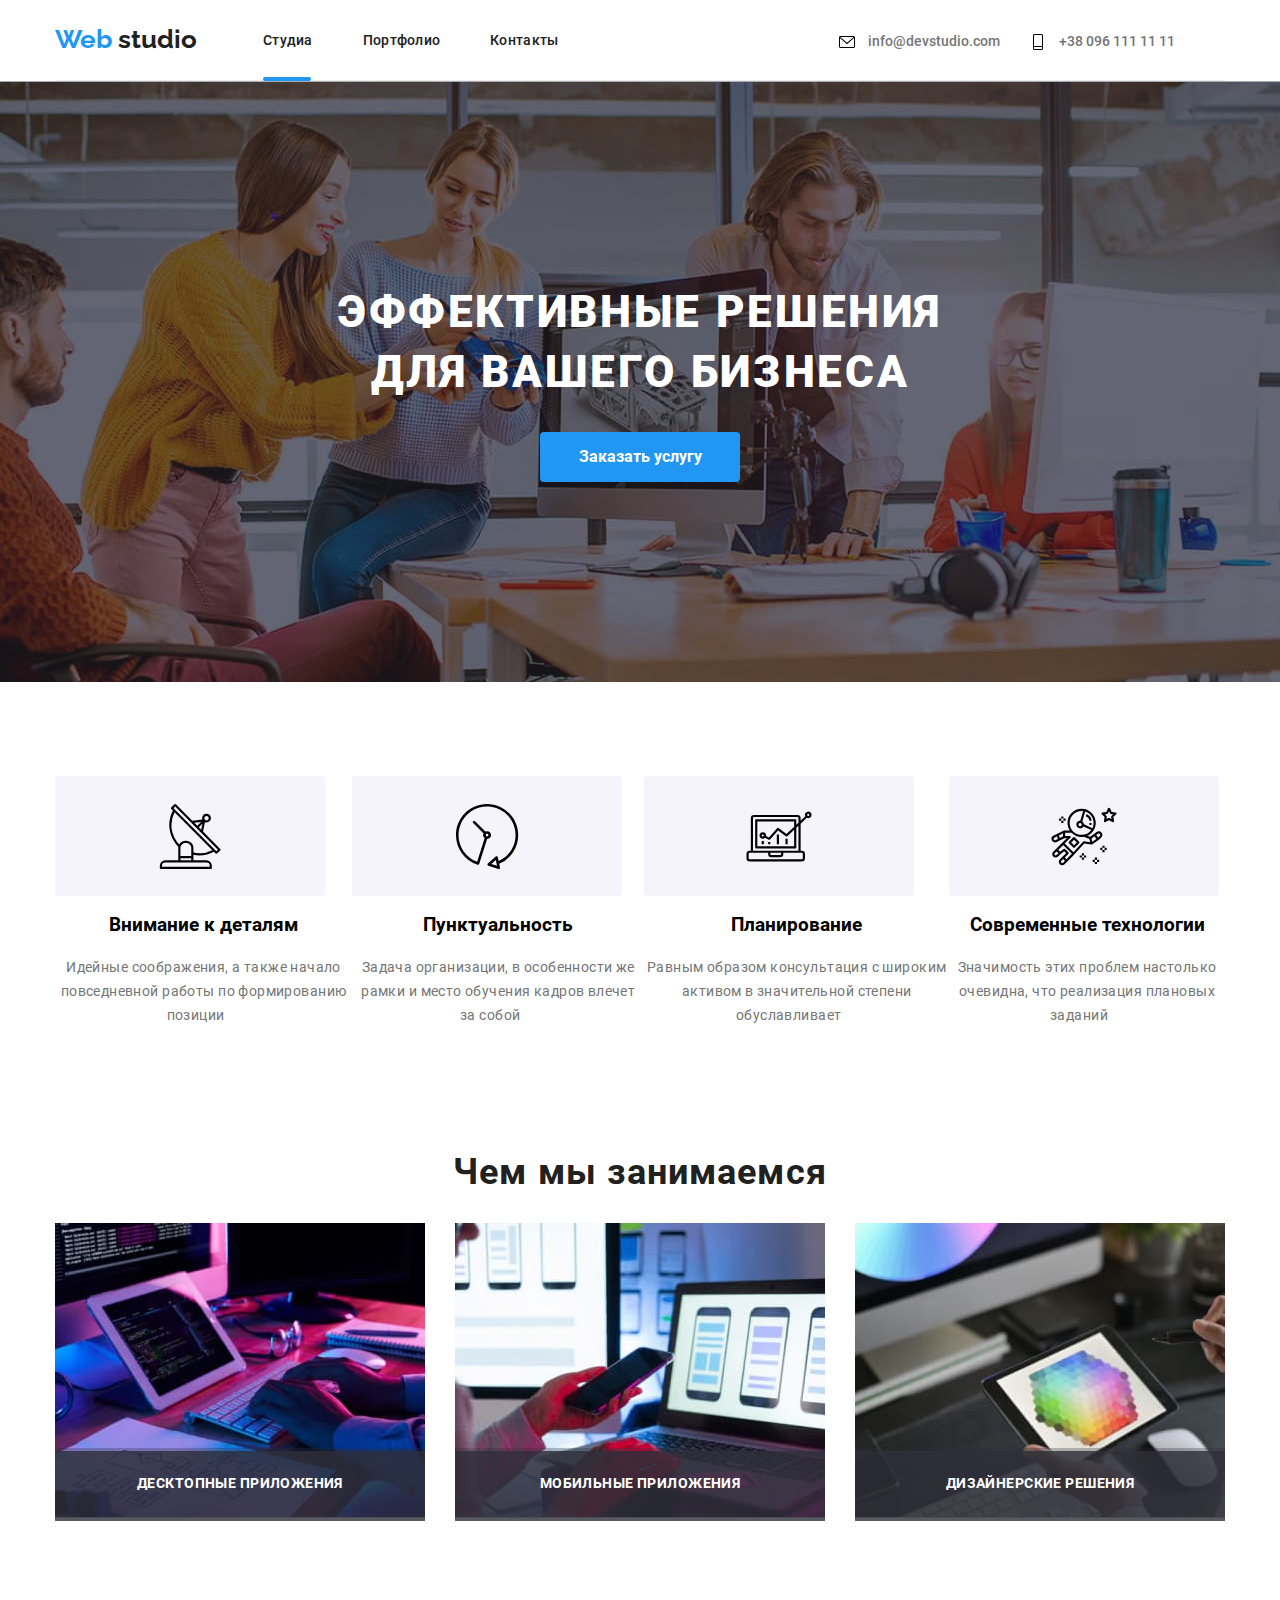
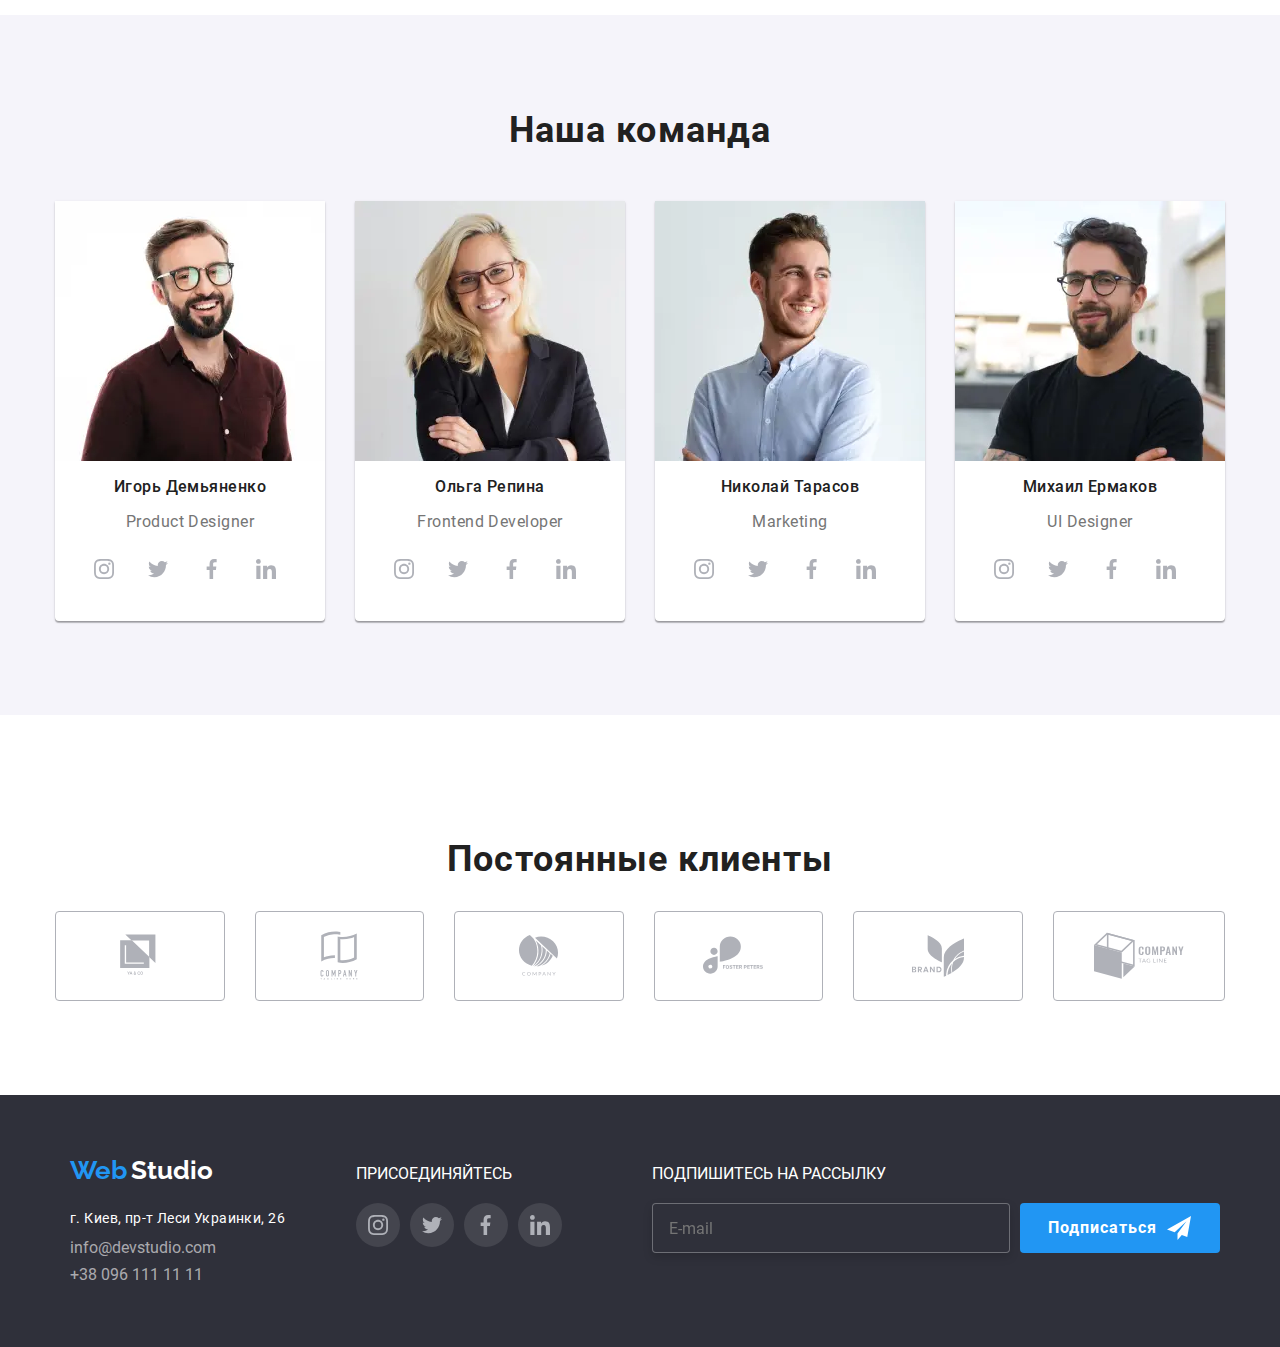
<file: index.html>
<!DOCTYPE html>
<html lang="en">
  <head>
    <meta charset="UTF-8" />
    <meta name="viewport" content="width=device-width, initial-scale=1.0" />
    <title>Web studio</title>
    <!-- <link rel="stylesheet" href="./css/styles.css" /> -->
    <link rel="stylesheet" href="./css/main.min.css">
    <!-- <link
      href="https://fonts.googleapis.com/css2?family=Raleway:ital,wght@0,700;1,600&family=Roboto:wght@400;500;700;900&display=swap"

      
      rel="stylesheet"
    /> -->
    
  </head>
  <body>
    <!--шапка страницы и навигация-->

    <header class="header-top">
      <div class="continer">
        <nav class="flex-header">
          <a class="header-logo" href="">
            <span class="logo-header">Web </span
            ><span class="logotyp">studio</span>
          </a>
          <button type="button" 
          class="menu-container"
           aria-expanded="false"
            aria-label="Мобильное меню"
           data-menu-button>
            <svg 
            width="40px" 
            height="40px">
              <use class="icon-cross" href="./images/help/sprite.svg#icon-cross"></use>
              <use class="icon-menu" href="./images/help/sprite.svg#icon-menu"></use>
            </svg>
          </button>
                  
          <!-- <div class="menu-container id="menu-container" data-menu" > -->
            <div class="window" data-menu>
              <ul class="site-nav list items">
                <li class="header-item ">
                  <a href="./index.html" class="nav line line-second ">Студиa</a>
                </li>
                <li class="header-item">
                  <a href="./portfolio.html" class="nav">Портфолио</a>
                </li>
                <li class="header-item">
                  <a href="" class="nav">Контакты</a>
                </li>
              </ul>

              <ul class="auth-nav list items">
                <li class="header-item-second">
                  <a href="mailto:info@devstudio.com" class="email">
                    <svg class="icon-envelope" >
                      <use href="./images/symbol-defsnew.svg#icon-envelope"></use>
                    </svg>
                    info@devstudio.com
                  </a>
                </li>
                <li class="header-item-second">
                  <a href="tel:+380961111111" class="telefon">
                    <svg class="icon-phone">
                      <use href="./images/symbol-defsnew.svg#icon-phone"></use>
                    </svg>
                    +38 096 111 11 11
                  </a>
                </li>
              </ul>
          </div>
        </nav>
      </div>
    </header>
    <main>
      <section class="section service">
        <div class="continer">
          <h1 class="caption">
            Эффективные решения <br> для вашего бизнеса
          </h1>
          <button type="button" class="btn-centr" data-modal-open>Заказать услугу</button>
        </div>
      </section>

      <section class="section elements">
        <div class="continer">
          <ul class="aggregate items">
            <li class="detals">
              <div class="bacground-icons">
                <svg class="icon-centr" >
                  <use href="./images/symbol-defsnew.svg#icon-satellite"></use>
                </svg>
              </div>
              <h3 class="headline">Внимание к деталям</h3>
              <p class="text-aggregate">
                Идейные соображения, а также начало повседневной работы по
                формированию позиции
              </p>
            </li>
            <li class="detals">
              <div class="bacground-icons">
                <svg class="icon-centr" >
                  <use href="./images/symbol-defsnew.svg#icon-clok"></use>
                </svg>
              </div>
              <h3 class="headline">Пунктуальность</h3>
              <p class="text-aggregate">
                Задача организации, в особенности же рамки и место обучения
                кадров влечет за собой
              </p>
            </li>
            <li class="detals">
              <div class="bacground-icons">
                <svg class="icon-centr">
                  <use href="./images/symbol-defsnew.svg#icon-laptop"></use>
                </svg>
              </div>
              <h3 class="headline">Планирование</h3>
              <p class="text-aggregate">
                Равным образом консультация с широким активом в значительной
                степени обуславливает
              </p>
            </li>
            <li class="detals">
              <div class="bacground-icons">
                <svg class="icon-centr" >
                  <use href="./images/symbol-defsnew.svg#icon-astronaut"></use>
                </svg>
              </div>
              <h3 class="headline">Современные технологии</h3>
              <p class="text-aggregate">
                Значимость этих проблем настолько очевидна, что реализация
                плановых заданий
              </p>
            </li>
          </ul>
        </div>
      </section>

      <section class="section java help">
        <div class="continer">
          <h2 class="subject">Чем мы занимаемся</h2>
          <ul class="applications items">
            <li class="content-java">

              <picture>
                <source srcset="
              										./images/help/content/whatwedo/applications.webp    1x,
              										./images/help/content/whatwedo/applications@2x.webp 2x,
              										./images/help/content/whatwedo/applications@3x.webp 3x
              									" type="images/webp" media="(max-width: 1170px)" />
                <img class="uttilities-img" srcset="
              										./images/help/content/whatwedo/applications.jpg    1x,
              										./images/help/content/whatwedo/applications@2x.jpg 2x,
              										./images/help/content/whatwedo/applications@3x.jpg 3x
              									" src="./images/help/content/whatwedo/applications.jpg" alt="Картинка десктопные приложения" width="370"
                  height="294" />
              </picture>
              <!-- <img src="./images/newpicture.jpg" width="370" alt="" /> -->
              <div class="titles">
              <p class="desc">Десктопные приложения</p>
            </div>
            </li>
            <li class="content-java">

              <picture>
                <source srcset="
              										./images/help/content/whatwedo/mobileapplications.webp    1x,
              										./images/help/content/whatwedo/mobileapplications@2x.webp 2x,
              										./images/help/content/whatwedo/mobileapplications@3x.webp 3x
              									" type="images/webp" media="(min-width: 1170px)" />
                <img class="uttilities-img" srcset="
              										./images/help/content/whatwedo/mobileapplications.jpg    1x,
              										./images/help/content/whatwedo/mobileapplications@2x.jpg 2x,
              										./images/help/content/whatwedo/mobileapplications@3x.jpg 3x
              									" src="./images/help/content/whatwedo/mobileapplications.jpg" alt="Картинка мобильные приложения" width="370" />
              </picture>
              <!-- <img src="./images/newpicture2.jpg" width="370" alt="" /> -->
              <div class="titles">
              <p class="desc">Мобильные приложения</p>
            </div>
            </li>
            <li class="content-java">

              <picture>
                <source srcset="
              										./images/help/content/whatwedo/disignsolutions.webp    1x,
              										./images/help/content/whatwedo/disignsolutions@2x.webp 2x,
              										./images/help/content/whatwedo/disignsolutions@3x.webp 3x
              									" type="images/webp" media="(min-width: 1170px)" />
                <img class="uttilities-img" srcset="
              										./images/help/content/whatwedo/disignsolutions.jpg    1x,
              										./images/help/content/whatwedo/disignsolutions@2x.jpg 2x,
              										./images/help/content/whatwedo/disignsolutions@3x.jpg 3x
              									" src="./images/help/content/whatwedo/disignsolutions.jpg" alt="Картинка дизайнерские решения" width="370"
                  height="294" />
              </picture>

              
              <!-- <img src="./images/newpicture3.jpg" width="370" alt="" /> -->
              <div class="titles">
              <p class="desc">Дизайнерские решения</p>
            </div>
            </li>
          </ul>
        </div>
      </section>

      <section class="our-people team">
        <div class="continer">
          <h2 class="our-team perfect">Наша команда</h2>
          <ul class="workers items ">
            <li class="people">
              <picture>
                <source srcset="
              										./images/help/team/igordemianenko/mobile/igordemianenkowebp.webp    1x,
              										./images/help/team/igordemianenko/mobile/igordemianenkowebp@2x.webp 2x
              									" type="image/webp" media="(max-width: 767px)" />
              
                <source srcset="
              										./images/help/team/igordemianenko/tablet/igordemianenko.webp    1x,
              										./images/help/team/igordemianenko/tablet/igordemianenko@2x.webp 2x,
              										./images/help/team/igordemianenko/tablet/igordemianenko@3x.webp 3x
              									" type="image/webp" media="(max-width: 768px)" />
              
                <source srcset="
              										./images/help/team/igordemianenko/tablet/igordemianenko.jpg    1x,
              										./images/help/team/igordemianenko/tablet/igordemianenko@2x.jpg 2x,
              										./images/help/team/igordemianenko/tablet/igordemianenko@3x.jpg 3x
              									" media="(max-width: 768px)" />
              
                <source srcset="
              										./images/help/team/igordemianenko/laptop/igordemianenko.webp    1x,
              										./images/help/team/igordemianenko/laptop/igordemianenko@2x.webp 2x,
              										./images/help/team/igordemianenko/laptop/igordemianenko@3x.webp 3x
              									" type="image/webp" media="(min-width: 1170px)" />
              
                <source srcset="
              										./images/help/team/igordemianenko/laptop/igordemianenko.jpg    1x,
              										./images/help/team/igordemianenko/laptop/igordemianenko@2x.jpg 2x,
              										./images/help/team/igordemianenko/laptop/igordemianenko@3x.jpg 3x
              									" media="(min-width: 1170px)" />
              
                <img class="team-foto" srcset="
              										./images/help/team/igordemianenko/mobile/igordemianenkojpg.jpg    1x,
              										./images/help/team/igordemianenko/mobile/igordemianenkojpg@2x.jpg 2x
              									" src="./images/help/team/igordemianenko/mobile/igordemianenkojpg.jpg" alt="Фотография сотрудника Игоря Демьяненко"
                  aria-label="Фотография сотрудника Игоря Демьяненко" width="450" />
              </picture>

              <!-- <img src="./images/newteam.jpg" width="270" alt="" /> -->
              <h3 class="name-team">Игорь Демьяненко</h3>
              <p>Product Designer</p>
              <ul class="items icon_team">
                <li>
                  <a href="https://www.instagram.com/?hl=ru" class="social-links" >
                    <svg class="icons-list " height="20" width="20">
                      <use
                        href="./images/symbol-defsnew.svg#icon-instagram" >
                      </use>
                    </svg>
                  </a>
                </li>
                <li>
                  <a href="https://twitter.com/?lang=ru" class="social-links">
                    <svg class="icons-list" height="20" width="20" >
                      <use href="./images/symbol-defsnew.svg#icon-bird">
                      </use>
                    </svg>
                      </a>
                   </li>
                  <li>
                  <a href="https://www.facebook.com" class="social-links">
                    <svg class="icons-list" height="20" width="20">
                      <use href="./images/symbol-defsnew.svg#icon-facebook">
                      </use>
                    <svg>
                  </a>
                </li>
                <li>
                  <a href="https://www.facebook.com" class="social-links">
                    <svg class="icons-list" height="20" width="20">
                      <use href="./images/symbol-defsnew.svg#icon-in">
                      </use>
                      <svg>
                  </a>
                </li>
              </ul>
            </li>
            <li class="people">

              <picture>
                <source srcset="
              										./images/help/team/olgarepina/mobile/olgarepinawebp.webp    1x,
              										./images/help/team/olgarepina/mobile/olgarepinawebp@2x.webp 2x
              									" type="image/webp" media="(max-width: 767px)" />
                <source srcset="
              										./images/help/team/olgarepina/tablet/olgarepina.webp    1x,
              										./images/help/team/olgarepina/tablet/olgarepina@2x.webp 2x,
              										./images/help/team/olgarepina/tablet/olgarepina@3x.webp 3x
              									" type="image/webp" media="(max-width: 768px)" />
                <source srcset="
              										./images/help/team/olgarepina/tablet/olgarepina.jpg    1x,
              										./images/help/team/olgarepina/tablet/olgarepina@2x.jpg 2x,
              										./images/help/team/olgarepina/tablet/olgarepina@3x.jpg 3x
              									" media="(max-width: 768px)" />
                <source srcset="
              										./images/help/team/olgarepina/laptop/olgarepina.webp    1x,
              										./images/help/team/olgarepina/laptop/olgarepina@2x.webp 2x,
              										./images/help/team/olgarepina/laptop/olgarepina@3x.webp 3x
              									" type="image/webp" media="(min-width: 1170px)" />
                <source srcset="
              										./images/help/team/olgarepina/laptop/olgarepina.jpg    1x,
              										./images/help/team/olgarepina/laptop/olgarepina@2x.jpg 2x,
              										./images/help/team/olgarepina/laptop/olgarepina@3x.jpg 3x
              									" media="(min-width: 1170px)" />
                <img class="team-foto" srcset="
              										./images/help/team/olgarepina/mobile/olgarepinajpg.jpg    1x,
              										./images/help/team/olgarepina/mobile/olgarepinajpg@2x.jpg 2x
              									" src="./images/team/olgarepina/mobile/olgarepinajpg.jpg" alt="Фотография сотрудника Ольги Репиной"
                  aria-label="Фотография сотрудника Ольги Репиной" width="450" />
              </picture>


              <!-- <img src="./images/newteam2.jpg" width="270" alt="" /> -->
              <h3 class="name-team">Ольга Репина</h3>
              <p>Frontend Developer</p>
              <ul class="items icon_team">
                <li>
                  <a href="https://www.instagram.com/?hl=ru" class="social-links">
                    <svg class="icons-list " height="20" width="20">
                      <use href="./images/symbol-defsnew.svg#icon-instagram">
                      </use>
                    </svg>
                  </a>
                </li>
                <li>
                  <a href="https://twitter.com/?lang=ru" class="social-links">
                    <svg class="icons-list" height="20" width="20">
                      <use href="./images/symbol-defsnew.svg#icon-bird">
                      </use>
                    </svg>
                  </a>
                </li>
                <li>
                  <a href="https://www.facebook.com" class="social-links">
                    <svg class="icons-list" height="20" width="20">
                      <use href="./images/symbol-defsnew.svg#icon-facebook">
                      </use>
                      <svg>
                  </a>
                </li>
                <li>
                  <a href="https://www.facebook.com" class="social-links">
                    <svg class="icons-list" height="20" width="20">
                      <use href="./images/symbol-defsnew.svg#icon-in">
                      </use>
                      <svg>
                  </a>
                </li>
              </ul>
            </li>
            <li class="people">

              <picture>
                <source srcset="
              										./images/help/team/nikolaitarasov/mobile/nikolaitarasovwebp.webp    1x,
              										./images/help/team/nikolaitarasov/mobile/nikolaitarasovwebp@2x.webp 2x
              									" type="image/webp" media="(max-width: 767px)" />
                <source srcset="
              										./images/help/team/nikolaitarasov/tablet/nikolaitarasov.webp    1x,
              										./images/help/team/nikolaitarasov/tablet/nikolaitarasov@2x.webp 2x,
              										./images/help/team/nikolaitarasov/tablet/nikolaitarasov@3x.webp 3x
              									" type="image/webp" media="(max-width: 768px)" />
                <source srcset="
              										./images/help/team/nikolaitarasov/tablet/nikolaitarasov.jpg    1x,
              										./images/help/team/nikolaitarasov/tablet/nikolaitarasov@2x.jpg 2x,
              										./images/help/team/nikolaitarasov/tablet/nikolaitarasov@3x.jpg 3x
              									" media="(max-width: 768px)" />
                <source srcset="
              										./images/help/team/nikolaitarasov/laptop/nikolaitarasov.webp    1x,
              										./images/help/team/nikolaitarasov/laptop/nikolaitarasov@2x.webp 2x,
              										./images/help/team/nikolaitarasov/laptop/nikolaitarasov@3x.webp 3x
              									" type="image/webp" media="(min-width: 1170px)" />
                <source srcset="
              										./images/help/team/nikolaitarasov/laptop/nikolaitarasov.jpg    1x,
              										./images/help/team/nikolaitarasov/laptop/nikolaitarasov@2x.jpg 2x,
              										./images/help/team/nikolaitarasov/laptop/nikolaitarasov@3x.jpg 3x
              									" media="(min-width: 1170px)" />
                <img class="team-foto" srcset="
              										./images/help/team/nikolaitarasov/mobile/nikolaitarasovjpg.jpg    1x,
              										./images/help/team/nikolaitarasov/mobile/nikolaitarasovjpg@2x.jpg 2x
              									" src="./images/help/team/nikolaitarasov/mobile/nikolaitarasovjpg.jpg" alt="Фотография сотрудника Николая Тарасова"
                  aria-label="Фотография сотрудника Николая Тарасова" width="450" />
              </picture>


              <!-- <img src="./images/newteam3.jpg" width="270" alt="" /> -->
              <h3 class="name-team">Николай Тарасов</h3>
              <p>Marketing</p>
              <ul class="items icon_team">
                <li>
                  <a href="https://www.instagram.com/?hl=ru" class="social-links">
                    <svg class="icons-list " height="20" width="20">
                      <use href="./images/symbol-defsnew.svg#icon-instagram">
                      </use>
                    </svg>
                  </a>
                </li>
                <li>
                  <a href="https://twitter.com/?lang=ru" class="social-links">
                    <svg class="icons-list" height="20" width="20">
                      <use href="./images/symbol-defsnew.svg#icon-bird">
                      </use>
                    </svg>
                  </a>
                </li>
                <li>
                  <a href="https://www.facebook.com" class="social-links">
                    <svg class="icons-list" height="20" width="20">
                      <use href="./images/symbol-defsnew.svg#icon-facebook">
                      </use>
                      <svg>
                  </a>
                </li>
                <li>
                  <a href="https://www.facebook.com" class="social-links">
                    <svg class="icons-list" height="20" width="20">
                      <use href="./images/symbol-defsnew.svg#icon-in">
                      </use>
                      <svg>
                  </a>
                </li>
              </ul>
            </li>
            <li class="people">

              <picture>
                <source srcset="
              										./images/help/team/michailermakow/mobile/michailermakowwebp.webp    1x,
              										./images/help/team/michailermakow/mobile/michailermakowwebp@2x.webp 2x
              									" type="image/webp" media="(max-width: 767px)" />
                <source srcset="
              										./images/help/team/michailermakow/tablet/michailermakow.webp    1x,
              										./images/help/team/michailermakow/tablet/michailermakow@2x.webp 2x,
              										./images/help/team/michailermakow/tablet/michailermakow@3x.webp 3x
              									" type="image/webp" media="(max-width: 768px)" />
                <source srcset="
              										./images/help/team/michailermakow/tablet/michailermakow.jpg    1x,
              										./images/help/team/michailermakow/tablet/michailermakow@2x.jpg 2x,
              										./images/help/team/michailermakow/tablet/michailermakow@3x.jpg 3x
              									" type="image/webp" media="(max-width: 768px)" />
                <source srcset="
              										./images/help/team/michailermakow/laptop/michailermakow.webp    1x,
              										./images/help/team/michailermakow/laptop/michailermakow@2x.webp 2x,
              										./images/help/team/michailermakow/laptop/michailermakow@3x.webp 3x
              									" type="image/webp" media="(min-width: 1170px)" />
                <source srcset="
              										./images/help/team/michailermakow/laptop/michailermakow.jpg    1x,
              										./images/help/team/michailermakow/laptop/michailermakow@2x.jpg 2x,
              										./images/help/team/michailermakow/laptop/michailermakow@3x.jpg 3x
              									" type="image/webp" media="(min-width: 1170px)" />
                <img class="team-foto" srcset="
              										./images/help/team/michailermakow/mobile/michailermakowjpg.jpg    1x,
              										./images/help/team/michailermakow/mobile/michailermakowjpg@2x.jpg 2x
              									" src="./images/help/team/michailermakow/mobile/michailermakowjpg.jpg" alt="Фотография сотрудника Михаила Ермакова"
                  aria-label="Фотография сотрудника Михаила Ермакова" width="450" />
              </picture>
              <!-- <img src="./images/newteam4.jpg" width="270" alt="" /> -->
              <h3 class="name-team">Михаил Ермаков</h3>
              <p>UI Designer</p>
              <ul class="items icon_team">
                <li>
                  <a href="https://www.instagram.com/?hl=ru" class="social-links">
                    <svg class="icons-list " height="20" width="20">
                      <use href="./images/symbol-defsnew.svg#icon-instagram">
                      </use>
                    </svg>
                  </a>
                </li>
                <li>
                  <a href="https://twitter.com/?lang=ru" class="social-links">
                    <svg class="icons-list" height="20" width="20">
                      <use href="./images/symbol-defsnew.svg#icon-bird">
                      </use>
                    </svg>
                  </a>
                </li>
                <li>
                  <a href="https://www.facebook.com" class="social-links">
                    <svg class="icons-list" height="20" width="20">
                      <use href="./images/symbol-defsnew.svg#icon-facebook">
                      </use>
                      <svg>
                  </a>
                </li>
                <li>
                  <a href="https://www.facebook.com" class="social-links">
                    <svg class="icons-list" height="20" width="20">
                      <use href="./images/symbol-defsnew.svg#icon-in">
                      </use>
                      <svg>
                  </a>
                </li>
              </ul>
            </li>
          </ul>
        </div>
      </section>

      <section class="regular">
        <div class="continer">
          
          <h2 class="our-clients centr">Постоянные клиенты</h2>
          <ul class="regular-clients items">
            <li class="column">
            
                  <a href="#" class="box">
                    <svg class="icon-box firm1" >
                      <use href="./images/symbol-defsnew.svg#icon-logo1 "></use>
                    </svg>
                  </a>
            </li>
            <li class="column"> 
                    <a class="box" href="#">
                      <svg class="icon-box firm2">
                        <use href="./images/symbol-defsnew.svg#icon-logo2 "></use>
                      </svg>
                    </a>
              </li>
                 <li class="column">
                        <a class="box" href="#">
                          <svg class="icon-box firm3">
                            <use href="./images/symbol-defsnew.svg#icon-logo3 "></use>
                          </svg>
                        </a>
                </li>
                          <li class="column">
                              <a class="box" href="#">
                                <svg class="icon-box firm4">
                                    <use href="./images/symbol-defsnew.svg#icon-logo4 "></use>
                                </svg>
                              </a>
                          </li>
                                      
                          <li class="column">

                                      <a class="box" href="#">
                                        <svg class="icon-box firm5" >
                                            <use href="./images/symbol-defsnew.svg#icon-logo5 "></use>
                                        </svg>
                                      </a>
                          </li>

                                            <li class="column"> 
                                                 <a class="box" href="#">
                                                    <svg class="icon-box firm6">
                                                        <use href="./images/symbol-defsnew.svg#icon-logo6 "></use>
                                                    </svg>
                                                </a>
                                            </li>
                                                                              
            
            </ul>
          </div>
        </section>
        </main>
        
        <!-- Подвал страницы -->
        <footer class="footer">
          <div class="continer">
            <div class="footer-content">
                <!-- <div class="footer-position"> -->
                  <div class="footer-adress calc">
                    <address>
                      <a href="">
                        <span class="logo-footer">Web</span>
                        <span class="logo-second">Studio</span></a
                      >
                      <br />
                      <a
                        href="https://goo.gl/maps/FN8on8wzA6SfPzr29"
                        target="_blank"
                        rel="noopener noreferrer"
                        class="footer-nav top small "
                      >
                        г. Киев, пр-т Леси Украинки, 26</a
                      >
                      <a class="footer-nav" href="mailto:info@devstudio.com"
                        >info@devstudio.com</a
                      >
                      <a class="footer-nav" href="tel:+380961111111">+38 096 111 11 11</a>
                    </address>
                  </div>


                  <div class="footer-messenger calc">
                    <div class="position">
                      <p class="footer-text">Присоединяйтесь</p>
                  </div>

                  <!-- <div class="footer-disc"> -->
                  <ul class="disc">

                    <li class="social-links-margin"><a href="https://www.instagram.com/?hl=ru" class="social-links">
                        <svg class="icons-list " height="20" width="20">
                          <use href="./images/symbol-defsnew.svg#icon-instagram">
                          </use>
                        </svg>
                      </a>
                    </li>

                    <li class="social-links-margin">
                      <a href="https://www.instagram.com/?hl=ru" class="social-links">
                        <svg class="icons-list " height="20" width="20">
                          <use href="./images/symbol-defsnew.svg#icon-bird">
                          </use>
                        </svg>
                      </a>
                    </li>

                    <li class="social-links-margin">
                      <a href="https://www.instagram.com/?hl=ru" class="social-links">
                        <svg class="icons-list " height="20" width="20">
                          <use href="./images/symbol-defsnew.svg#icon-facebook">
                          </use>
                        </svg>
                      </a>
                    </li>

                    <li class="social-links-margin">
                      <a href="https://www.instagram.com/?hl=ru" class="social-links">
                        <svg class="icons-list " height="20" width="20">
                          <use href="./images/symbol-defsnew.svg#icon-in">
                          </use>
                        </svg>
                      </a>
                    </li>

                  </ul>
                  <!-- </div> -->
                      
                  </div>

                  <div class="footer-end calc">
                    <p class="footer-text subscribe">Подпишитесь на рассылку</p>
                    <input class="email-footer" type="email" name="email" placeholder="E-mail " pattern="^[А-Яа-яЁё\s]+$" required="">
                    <button class="button-footer" type="button">
                      Подписаться
                      <svg class="send-icon" height="24" width="24">
                        <use href="./images/sprite.svg#icon-icon-send"></use>
                      </svg>
                    </button>
            
                  </div>
              <!-- </div> -->
            </div>
          </div>
        </footer>

        <!--МОДАЛЬНОЕ ОКНО -->
      <div class="modal-overlay is-hidden" data-modal>
        <div class="modal-container">
          <form class="modal-form">
            <h2 class="modal-title">Оставьте свои данные, мы вам перезвоним</h2>
            <label class="form-field">
              <span class="form-field-title">Имя</span>
              <input class="modal-input" type="text" name="user-name" />
              <svg class="modal-svg">
                <use href="./images/sprite-modal.svg#icon-person-modal"></use>
              </svg>
            </label>
      
            <label class="form-field">
              <span class="form-field-title">Телефон</span>
              <input class="modal-input" type="tel" name="tel" />
              <svg class="modal-svg">
                <use href="./images/sprite-modal.svg#icon-phone-modal"></use>
              </svg>
            </label>
      
            <label class="form-field">
              <span class="form-field-title">Почта</span>
              <input class="modal-input" type="email" name="mail" />
              <svg class="modal-svg">
                <use href="./images/sprite-modal.svg#icon-email-modal"></use>
              </svg>
            </label>
      
            <label class="form-field">
              <span class="form-field-title">Комментарий</span>
              <textarea class="comment" name="comment" placeholder="Введите текст"></textarea>
            </label>
      
            <label class="checkbox-label">
              <input class="checkbox" type="checkbox" name="policy" />
              <span class="checkbox-icon"></span>
              <span class="checkbox-title">
                Соглашаюсь с рассылкой и принимаю
                <a class="checkbox-policy" href="">Условия договора</a>
              </span>
            </label>
      
            <button type="button" class="button-close-modal" aria-label="Закрыть модальное окно" data-modal-close>
              <svg class="close-modal">
                <use href="./images/sprite-modal.svg#icon-close-modal"></use>
              </svg>
            </button>
      
            <button type="button" class="button-send-modal" aria-label="Отправить форму">Отправить</button>
          </form>
        </div>
      </div>
      <script src="./js/modal.js"></script>
      <script src="./js/menu.js"></script>
      </body>
    </html>
</file>
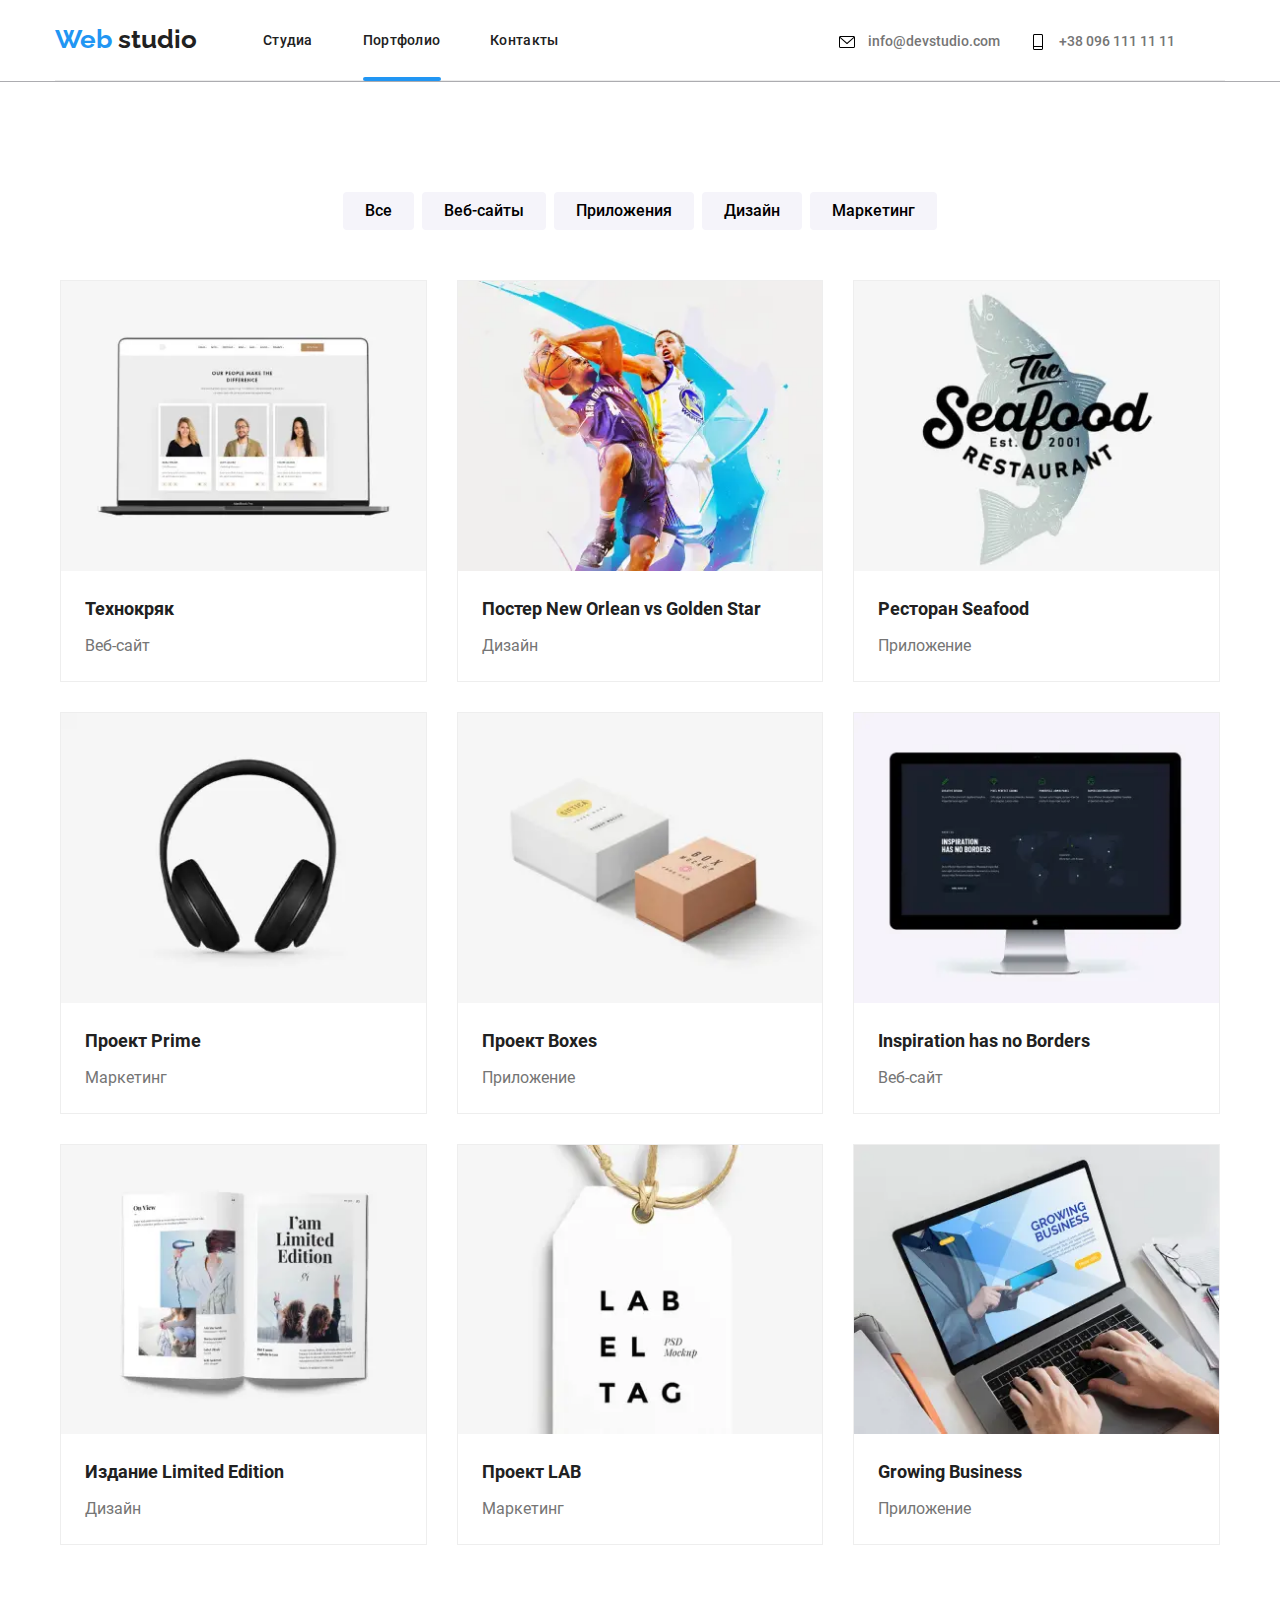
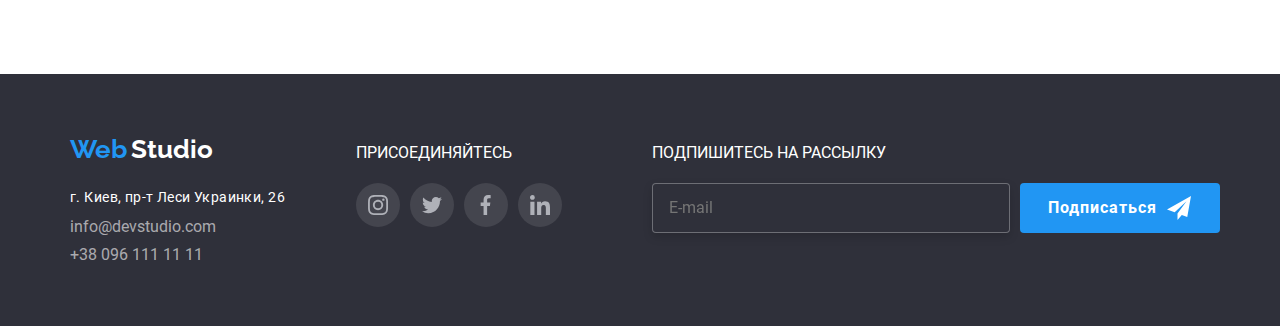
<file: portfolio.html>
<!DOCTYPE html>
<html lang="en">
  <head>
    <meta charset="UTF-8" />
    <meta name="viewport" content="width=device-width, initial-scale=1.0" />
    <title>Portfolio</title>
    <!-- <link rel="stylesheet" href="./css/styles.css" /> -->
    <link rel="stylesheet" href="./css/portfolio.min.css" />
    <!-- <link
      href="https://fonts.googleapis.com/css2?family=Raleway:wght@700&family=Roboto:wght@100;500;700;900&display=swap"
      rel="stylesheet"
    /> -->
  </head>
  <body>
    <header class="header-top">
      <div class="continer">
        <nav class="flex-header">
          <a class="header-logo" href="">
            <span class="logo-header">Web </span
            ><span class="logotyp">studio</span>
          </a>
          <button
            type="button"
            class="menu-container"
            aria-expanded="false"
            aria-label="Мобильное меню"
            data-menu-button
          >
            <svg width="40px" height="40px">
              <use
                class="icon-cross"
                href="./images/help/sprite.svg#icon-cross"
              ></use>
              <use
                class="icon-menu"
                href="./images/help/sprite.svg#icon-menu"
              ></use>
            </svg>
          </button>

          <!-- <div class="menu-container id="menu-container" data-menu" > -->
          <div class="window" data-menu>
            <ul class="site-nav list items">
              <li class="header-item">
                <a href="./index.html" class="nav">Студиa</a>
              </li>
              <li class="header-item">
                <a href="./portfolio.html" class="nav line-portfolio"
                  >Портфолио</a
                >
              </li>
              <li class="header-item">
                <a href="" class="nav">Контакты</a>
              </li>
            </ul>

            <ul class="auth-nav list items">
              <li class="header-item-second">
                <a href="mailto:info@devstudio.com" class="email">
                  <svg class="icon-envelope">
                    <use href="./images/symbol-defsnew.svg#icon-envelope"></use>
                  </svg>
                  info@devstudio.com
                </a>
              </li>
              <li class="header-item-second">
                <a href="tel:+380961111111" class="telefon">
                  <svg class="icon-phone">
                    <use href="./images/symbol-defsnew.svg#icon-phone"></use>
                  </svg>
                  +38 096 111 11 11
                </a>
              </li>
            </ul>
          </div>
        </nav>
      </div>
    </header>
    <!-- Основа сайта -->
    <main class="main">
      <h1 hidden>Портфолио</h1>
      <div class="continer">
        <div class="flex-continier">
          <ul class="button-menu">
            <li class="button-item">
              <button type="button" class="button">Все</button>
            </li>
            <li class="button-item">
              <button type="button" class="button">Веб-сайты</button>
            </li>
            <li class="button-item">
              <button type="button" class="button">Приложения</button>
            </li>
            <li class="button-item">
              <button type="button" class="button">Дизайн</button>
            </li>
            <li class="button-item">
              <button type="button" class="button">Маркетинг</button>
            </li>
          </ul>
          <!-- Картинки  -->
          <ul class="images">
            <li class="item">
              <a class="item-links" href="">
                <div class="technical">
                  <picture>
                    <source
                      srcset="
                        ./images/help/portfolio/technocrack/mobile/technocrack.webp    1x,
                        ./images/help/portfolio/technocrack/mobile/technocrack@2x.webp 2x,
                        ./images/help/portfolio/technocrack/mobile/technocrack@3x.webp 3x
                      "
                      type="image/webp"
                      media="(max-width: 767px)"
                    />
                    <source
                      srcset="
                        ./images/help/portfolio/technocrack/tablet/technocrack.webp    1x,
                        ./images/help/portfolio/technocrack/tablet/technocrack@2x.webp 2x,
                        ./images/help/portfolio/technocrack/tablet/technocrack@3x.webp 3x
                      "
                      type="image/webp"
                      media="(max-width: 1169px)"
                    />
                    <source
                      srcset="
                        ./images/help/portfolio/technocrack/tablet/technocrack.jpg    1x,
                        ./images/help/portfolio/technocrack/tablet/technocrack@2x.jpg 2x,
                        ./images/help/portfolio/technocrack/tablet/technocrack@3x.jpg 3x
                      "
                      media="(max-width: 1169px)"
                    />
                    <source
                      srcset="
                        ./images/help/portfolio/technocrack/laptop/technocrack.webp    1x,
                        ./images/help/portfolio/technocrack/laptop/technocrack@2x.webp 2x,
                        ./images/help/portfolio/technocrack/laptop/technocrack@3x.webp 3x
                      "
                      type="image/webp"
                      media="(min-width: 1170px)"
                    />
                    <source
                      srcset="
                        ./images/help/portfolio/technocrack/laptop/technocrack.jpg    1x,
                        ./images/help/portfolio/technocrack/laptop/technocrack@2x.jpg 2x,
                        ./images/help/portfolio/technocrack/laptop/technocrack@3x.jpg 3x
                      "
                      media="(min-width: 1170px)"
                    />
                    <img
                      class="project-img"
                      srcset="
                        ./images/help/portfolio/technocrack/mobile/technocrack.jpg    1x,
                        ./images/help/portfolio/technocrack/mobile/technocrack@2x.jpg 2x,
                        ./images/help/portfolio/technocrack/mobile/technocrack@3x.jpg 3x
                      "
                      src="./images/portfolio/technocrack/mobile/technocrack.jpg"
                      alt="Технокряк"
                      aria-label="Картинка проекта Технокряк"
                      width="450"
                    />
                  </picture>

                  <!-- <img src="./images/texnocriak.jpg" alt="Лаптоп" class="img" /> -->

                  <p class="texnocriak">
                    Технокряк это современная площадка распространения
                    коронавируса. Компании используют эту платформу для
                    цифровогo шпионажа и атак на защищённые сервера конкурентов
                  </p>
                </div>

                <h2 class="item-title">Технокряк</h2>
                <p class="item-paragraph">Веб-сайт</p>
              </a>
            </li>

            <li class="item">
              <a class="item-links" href="">
                <div class="technical">
                  <picture>
                    <source
                      srcset="
                        ./images/help/portfolio/poster/mobile/poster.webp    1x,
                        ./images/help/portfolio/poster/mobile/poster@2x.webp 2x,
                        ./images/help/portfolio/poster/mobile/poster@3x.webp 3x
                      "
                      type="image/webp"
                      media="(max-width: 767px)"
                    />
                    <source
                      srcset="
                        ./images/help/portfolio/poster/tablet/poster.webp    1x,
                        ./images/help/portfolio/poster/tablet/poster@2x.webp 2x,
                        ./images/help/portfolio/poster/tablet/poster@3x.webp 3x
                      "
                      type="image/webp"
                      media="(max-width: 1169px)"
                    />
                    <source
                      srcset="
                        ./images/help/portfolio/poster/tablet/poster.jpg    1x,
                        ./images/help/portfolio/poster/tablet/poster@2x.jpg 2x,
                        ./images/help/portfolio/poster/tablet/poster@3x.jpg 3x
                      "
                      media="(max-width: 1169px)"
                    />
                    <source
                      srcset="
                        ./images/help/portfolio/poster/laptop/poster.webp    1x,
                        ./images/help/portfolio/poster/laptop/poster@2x.webp 2x,
                        ./images/help/portfolio/poster/laptop/poster@3x.webp 3x
                      "
                      type="image/webp"
                      media="(min-width: 1170px)"
                    />
                    <source
                      srcset="
                        ./images/help/portfolio/poster/laptop/poster.jpg    1x,
                        ./images/help/portfolio/poster/laptop/poster@2x.jpg 2x,
                        ./images/help/portfolio/poster/laptop/poster@3x.jpg 3x
                      "
                      media="(min-width: 1170px)"
                    />
                    <img
                      class="project-img"
                      srcset="
                        ./images/help/portfolio/poster/mobile/poster.jpg    1x,
                        ./images/help/portfolio/poster/mobile/poster@2x.jpg 2x,
                        ./images/help/portfolio/poster/mobile/poster@3x.jpg 3x
                      "
                      src="./images/portfolio/poster/mobile/poster.jpg"
                      alt="Технокряк"
                      aria-label="Картинка проекта Технокряк"
                      width="450"
                    />
                  </picture>
                  <!-- <img
                    src="./images/img001.jpg"
                    alt="Баскетболисты"
                    class="img"
                  /> -->
                  <p class="texnocriak">
                    Технокряк это современная площадка распространения
                    коронавируса. Компании используют эту платформу для
                    цифровогo шпионажа и атак на защищённые сервера конкурентов
                  </p>
                </div>

                <h2 class="item-title">Постер New Orlean vs Golden Star</h2>
                <p class="item-paragraph">Дизайн</p>
              </a>
            </li>

            <li class="item">
              <a class="item-links" href="">
                <div class="technical">
                  <picture>
                    <source
                      srcset="
                        ./images/help/portfolio/restaurant/mobile/restaurant.webp    1x,
                        ./images/help/portfolio/restaurant/mobile/restaurant@2x.webp 2x,
                        ./images/help/portfolio/restaurant/mobile/restaurant@3x.webp 3x
                      "
                      type="image/webp"
                      media="(max-width: 767px)"
                    />
                    <source
                      srcset="
                        ./images/help/portfolio/restaurant/tablet/restaurant.webp    1x,
                        ./images/help/portfolio/restaurant/tablet/restaurant@2x.webp 2x,
                        ./images/help/portfolio/restaurant/tablet/restaurant@3x.webp 3x
                      "
                      type="image/webp"
                      media="(max-width: 1169px)"
                    />
                    <source
                      srcset="
                        ./images/help/portfolio/restaurant/tablet/restaurant.jpg    1x,
                        ./images/help/portfolio/restaurant/tablet/restaurant@2x.jpg 2x,
                        ./images/help/portfolio/restaurant/tablet/restaurant@3x.jpg 3x
                      "
                      media="(max-width: 1169px)"
                    />
                    <source
                      srcset="
                        ./images/help/portfolio/restaurant/laptop/restaurant.webp    1x,
                        ./images/help/portfolio/restaurant/laptop/restaurant@2x.webp 2x,
                        ./images/help/portfolio/restaurant/laptop/restaurant@3x.webp 3x
                      "
                      type="image/webp"
                      media="(min-width: 1170px)"
                    />
                    <source
                      srcset="
                        ./images/help/portfolio/restaurant/laptop/restaurant.jpg    1x,
                        ./images/help/portfolio/restaurant/laptop/restaurant@2x.jpg 2x,
                        ./images/help/portfolio/restaurant/laptop/restaurant@3x.jpg 3x
                      "
                      media="(min-width: 1170px)"
                    />
                    <img
                      class="project-img"
                      srcset="
                        ./images/help/portfolio/restaurant/mobile/restaurant.jpg    1x,
                        ./images/help/portfolio/restaurant/mobile/restaurant@2x.jpg 2x,
                        ./images/help/portfolio/restaurant/mobile/restaurant@3x.jpg 3x
                      "
                      src="./images/portfolio/restaurant/mobile/restaurant.jpg"
                      alt="Технокряк"
                      aria-label="Картинка проекта Технокряк"
                      width="450"
                    />
                  </picture>
                  <!-- <img
                    src="./images/img002.jpg"
                    alt="Емблема ресторана"
                    class="img"
                  /> -->
                  <p class="texnocriak">
                    Технокряк это современная площадка распространения
                    коронавируса. Компании используют эту платформу для
                    цифровогo шпионажа и атак на защищённые сервера конкурентов
                  </p>
                </div>
                <h2 class="item-title">Ресторан Seafood</h2>
                <p class="item-paragraph">Приложение</p>
              </a>
            </li>
            <li class="item">
              <a class="item-links" href="">
                <div class="technical">
                  <picture>
                    <source
                      srcset="
                        ./images/help/portfolio/projectprime/mobile/projectprime.webp    1x,
                        ./images/help/portfolio/projectprime/mobile/projectprime@2x.webp 2x,
                        ./images/help/portfolio/projectprime/mobile/projectprime@3x.webp 3x
                      "
                      type="image/webp"
                      media="(max-width: 767px)"
                    />
                    <source
                      srcset="
                        ./images/help/portfolio/projectprime/tablet/projectprime.webp    1x,
                        ./images/help/portfolio/projectprime/tablet/projectprime@2x.webp 2x,
                        ./images/help/portfolio/projectprime/tablet/projectprime@3x.webp 3x
                      "
                      type="image/webp"
                      media="(max-width: 1169px)"
                    />
                    <source
                      srcset="
                        ./images/help/portfolio/projectprime/tablet/projectprime.jpg    1x,
                        ./images/help/portfolio/projectprime/tablet/projectprime@2x.jpg 2x,
                        ./images/help/portfolio/projectprime/tablet/projectprime@3x.jpg 3x
                      "
                      media="(max-width: 1169px)"
                    />
                    <source
                      srcset="
                        ./images/help/portfolio/projectprime/laptop/projectprime.webp    1x,
                        ./images/help/portfolio/projectprime/laptop/projectprime@2x.webp 2x,
                        ./images/help/portfolio/projectprime/laptop/projectprime@3x.webp 3x
                      "
                      type="image/webp"
                      media="(min-width: 1170px)"
                    />
                    <source
                      srcset="
                        ./images/help/portfolio/projectprime/laptop/projectprime.jpg    1x,
                        ./images/help/portfolio/projectprime/laptop/projectprime@2x.jpg 2x,
                        ./images/help/portfolio/projectprime/laptop/projectprime@3x.jpg 3x
                      "
                      media="(min-width: 1170px)"
                    />
                    <img
                      class="project-img"
                      srcset="
                        ./images/help/portfolio/projectprime/mobile/projectprime.jpg    1x,
                        ./images/help/portfolio/projectprime/mobile/projectprime@2x.jpg 2x,
                        ./images/help/portfolio/projectprime/mobile/projectprime@3x.jpg 3x
                      "
                      src="./images/portfolio/projectprime/mobile/projectprime.jpg"
                      alt="Технокряк"
                      aria-label="Картинка проекта Технокряк"
                      width="450"
                    />
                  </picture>
                  <!-- <img src="./images/img003.jpg" alt="Наушники" class="img" /> -->
                  <p class="texnocriak">
                    Технокряк это современная площадка распространения
                    коронавируса. Компании используют эту платформу для
                    цифровогo шпионажа и атак на защищённые сервера конкурентов
                  </p>
                </div>
                <h2 class="item-title">Проект Prime</h2>
                <p class="item-paragraph">Маркетинг</p>
              </a>
            </li>
            <li class="item">
              <a class="item-links" href="">
                <div class="technical">
                  <picture>
                    <source
                      srcset="
                        ./images/help/portfolio/projectboxes/mobile/projectboxes.webp    1x,
                        ./images/help/portfolio/projectboxes/mobile/projectboxes@2x.webp 2x,
                        ./images/help/portfolio/projectboxes/mobile/projectboxes@3x.webp 3x
                      "
                      type="image/webp"
                      media="(max-width: 767px)"
                    />
                    <source
                      srcset="
                        ./images/help/portfolio/projectboxes/tablet/projectboxes.webp    1x,
                        ./images/help/portfolio/projectboxes/tablet/projectboxes@2x.webp 2x,
                        ./images/help/portfolio/projectboxes/tablet/projectboxes@3x.webp 3x
                      "
                      type="image/webp"
                      media="(max-width: 1169px)"
                    />
                    <source
                      srcset="
                        ./images/help/portfolio/projectboxes/tablet/projectboxes.jpg    1x,
                        ./images/help/portfolio/projectboxes/tablet/projectboxes@2x.jpg 2x,
                        ./images/help/portfolio/projectboxes/tablet/projectboxes@3x.jpg 3x
                      "
                      media="(max-width: 1169px)"
                    />
                    <source
                      srcset="
                        ./images/help/portfolio/projectboxes/laptop/projectboxes.webp    1x,
                        ./images/help/portfolio/projectboxes/laptop/projectboxes@2x.webp 2x,
                        ./images/help/portfolio/projectboxes/laptop/projectboxes@3x.webp 3x
                      "
                      type="image/webp"
                      media="(min-width: 1170px)"
                    />
                    <source
                      srcset="
                        ./images/help/portfolio/projectboxes/laptop/projectboxes.jpg    1x,
                        ./images/help/portfolio/projectboxes/laptop/projectboxes@2x.jpg 2x,
                        ./images/help/portfolio/projectboxes/laptop/projectboxes@3x.jpg 3x
                      "
                      media="(min-width: 1170px)"
                    />
                    <img
                      class="project-img"
                      srcset="
                        ./images/help/portfolio/projectboxes/mobile/projectboxes.jpg    1x,
                        ./images/help/portfolio/projectboxes/mobile/projectboxes@2x.jpg 2x,
                        ./images/help/portfolio/projectboxes/mobile/projectboxes@3x.jpg 3x
                      "
                      src="./images/portfolio/projectboxes/mobile/projectboxes.jpg"
                      alt="Технокряк"
                      aria-label="Картинка проекта Технокряк"
                      width="450"
                    />
                  </picture>
                  <!-- <img src="./images/img004.jpg" alt="Коробки" class="img" /> -->
                  <p class="texnocriak">
                    Технокряк это современная площадка распространения
                    коронавируса. Компании используют эту платформу для
                    цифровогo шпионажа и атак на защищённые сервера конкурентов
                  </p>
                </div>
                <h2 class="item-title">Проект Boxes</h2>
                <p class="item-paragraph">Приложение</p>
              </a>
            </li>
            <li class="item">
              <a class="item-links" href="">
                <div class="technical">
                  <picture>
                    <source
                      srcset="
                        ./images/help/portfolio/inspirationhasnoborders/mobile/inspirationhasnoborders.webp    1x,
                        ./images/help/portfolio/inspirationhasnoborders/mobile/inspirationhasnoborders@2x.webp 2x,
                        ./images/help/portfolio/inspirationhasnoborders/mobile/inspirationhasnoborders@3x.webp 3x
                      "
                      type="image/webp"
                      media="(max-width: 767px)"
                    />
                    <source
                      srcset="
                        ./images/help/portfolio/inspirationhasnoborders/tablet/inspirationhasnoborders.webp    1x,
                        ./images/help/portfolio/inspirationhasnoborders/tablet/inspirationhasnoborders@2x.webp 2x,
                        ./images/help/portfolio/inspirationhasnoborders/tablet/inspirationhasnoborders@3x.webp 3x
                      "
                      type="image/webp"
                      media="(max-width: 1169px)"
                    />
                    <source
                      srcset="
                        ./images/help/portfolio/inspirationhasnoborders/tablet/inspirationhasnoborders.jpg    1x,
                        ./images/help/portfolio/inspirationhasnoborders/tablet/inspirationhasnoborders@2x.jpg 2x,
                        ./images/help/portfolio/inspirationhasnoborders/tablet/inspirationhasnoborders@3x.jpg 3x
                      "
                      media="(max-width: 1169px)"
                    />
                    <source
                      srcset="
                        ./images/help/portfolio/inspirationhasnoborders/laptop/inspirationhasnoborders.webp    1x,
                        ./images/help/portfolio/inspirationhasnoborders/laptop/inspirationhasnoborders@2x.webp 2x,
                        ./images/help/portfolio/inspirationhasnoborders/laptop/inspirationhasnoborders@3x.webp 3x
                      "
                      type="image/webp"
                      media="(min-width: 1170px)"
                    />
                    <source
                      srcset="
                        ./images/help/portfolio/inspirationhasnoborders/laptop/inspirationhasnoborders.jpg    1x,
                        ./images/help/portfolio/inspirationhasnoborders/laptop/inspirationhasnoborders@2x.jpg 2x,
                        ./images/help/portfolio/inspirationhasnoborders/laptop/inspirationhasnoborders@3x.jpg 3x
                      "
                      media="(min-width: 1170px)"
                    />
                    <img
                      class="project-img"
                      srcset="
                        ./images/help/portfolio/inspirationhasnoborders/mobile/inspirationhasnoborders.jpg    1x,
                        ./images/help/portfolio/inspirationhasnoborders/mobile/inspirationhasnoborders@2x.jpg 2x,
                        ./images/help/portfolio/inspirationhasnoborders/mobile/inspirationhasnoborders@3x.jpg 3x
                      "
                      src="./images/portfolio/inspirationhasnoborders/mobile/inspirationhasnoborders.jpg"
                      alt="Технокряк"
                      aria-label="Картинка проекта Технокряк"
                      width="450"
                    />
                  </picture>
                  <!-- <img src="./images/img005.jpg" alt="Монитор" class="img" /> -->
                  <p class="texnocriak">
                    Технокряк это современная площадка распространения
                    коронавируса. Компании используют эту платформу для
                    цифровогo шпионажа и атак на защищённые сервера конкурентов
                  </p>
                </div>
                <h2 class="item-title">Inspiration has no Borders</h2>
                <p class="item-paragraph">Веб-сайт</p>
              </a>
            </li>
            <li class="item">
              <a class="item-links" href="">
                <div class="technical">
                  <picture>
                    <source
                      srcset="
                        ./images/help/portfolio/limitededition/mobile/limitededition.webp    1x,
                        ./images/help/portfolio/limitededition/mobile/limitededition@2x.webp 2x,
                        ./images/help/portfolio/limitededition/mobile/limitededition@3x.webp 3x
                      "
                      type="image/webp"
                      media="(max-width: 767px)"
                    />
                    <source
                      srcset="
                        ./images/help/portfolio/limitededition/tablet/limitededition.webp    1x,
                        ./images/help/portfolio/limitededition/tablet/limitededition@2x.webp 2x,
                        ./images/help/portfolio/limitededition/tablet/limitededition@3x.webp 3x
                      "
                      type="image/webp"
                      media="(max-width: 1169px)"
                    />
                    <source
                      srcset="
                        ./images/help/portfolio/limitededition/tablet/limitededition.jpg    1x,
                        ./images/help/portfolio/limitededition/tablet/limitededition@2x.jpg 2x,
                        ./images/help/portfolio/limitededition/tablet/limitededition@3x.jpg 3x
                      "
                      media="(max-width: 1169px)"
                    />
                    <source
                      srcset="
                        ./images/help/portfolio/limitededition/laptop/limitededition.webp    1x,
                        ./images/help/portfolio/limitededition/laptop/limitededition@2x.webp 2x,
                        ./images/help/portfolio/limitededition/laptop/limitededition@3x.webp 3x
                      "
                      type="image/webp"
                      media="(min-width: 1170px)"
                    />
                    <source
                      srcset="
                        ./images/help/portfolio/limitededition/laptop/limitededition.jpg    1x,
                        ./images/help/portfolio/limitededition/laptop/limitededition@2x.jpg 2x,
                        ./images/help/portfolio/limitededition/laptop/limitededition@3x.jpg 3x
                      "
                      media="(min-width: 1170px)"
                    />
                    <img
                      class="project-img"
                      srcset="
                        ./images/help/portfolio/limitededition/mobile/limitededition.jpg    1x,
                        ./images/help/portfolio/limitededition/mobile/limitededition@2x.jpg 2x,
                        ./images/help/portfolio/limitededition/mobile/limitededition@3x.jpg 3x
                      "
                      src="./images/help/portfolio/limitededition/mobile/limitededition.jpg"
                      alt="Технокряк"
                      aria-label="Картинка проекта Технокряк"
                      width="450"
                    />
                  </picture>

                  <!-- <img src="./images/img006.jpg" alt="Книжка" class="img" /> -->
                  <p class="texnocriak">
                    Технокряк это современная площадка распространения
                    коронавируса. Компании используют эту платформу для
                    цифровогo шпионажа и атак на защищённые сервера конкурентов
                  </p>
                </div>
                <h2 class="item-title">Издание Limited Edition</h2>
                <p class="item-paragraph">Дизайн</p>
              </a>
            </li>
            <li class="item">
              <a class="item-links" href="">
                <div class="technical">
                  <picture>
                    <source
                      srcset="
                        ./images/help/portfolio/projectlab/mobile/projectlab.webp    1x,
                        ./images/help/portfolio/projectlab/mobile/projectlab@2x.webp 2x,
                        ./images/help/portfolio/projectlab/mobile/projectlab@3x.webp 3x
                      "
                      type="image/webp"
                      media="(max-width: 767px)"
                    />
                    <source
                      srcset="
                        ./images/help/portfolio/projectlab/tablet/projectlab.webp    1x,
                        ./images/help/portfolio/projectlab/tablet/projectlab@2x.webp 2x,
                        ./images/help/portfolio/projectlab/tablet/projectlab@3x.webp 3x
                      "
                      type="image/webp"
                      media="(max-width: 1169px)"
                    />
                    <source
                      srcset="
                        ./images/help/portfolio/projectlab/tablet/projectlab.jpg    1x,
                        ./images/help/portfolio/projectlab/tablet/projectlab@2x.jpg 2x,
                        ./images/help/portfolio/projectlab/tablet/projectlab@3x.jpg 3x
                      "
                      media="(max-width: 1169px)"
                    />
                    <source
                      srcset="
                        ./images/help/portfolio/projectlab/laptop/projectlab.webp    1x,
                        ./images/help/portfolio/projectlab/laptop/projectlab@2x.webp 2x,
                        ./images/help/portfolio/projectlab/laptop/projectlab@3x.webp 3x
                      "
                      type="image/webp"
                      media="(min-width: 1170px)"
                    />
                    <source
                      srcset="
                        ./images/help/portfolio/projectlab/laptop/projectlab.jpg    1x,
                        ./images/help/portfolio/projectlab/laptop/projectlab@2x.jpg 2x,
                        ./images/help/portfolio/projectlab/laptop/projectlab@3x.jpg 3x
                      "
                      media="(min-width: 1170px)"
                    />
                    <img
                      class="project-img"
                      srcset="
                        ./images/help/portfolio/projectlab/mobile/projectlab.jpg    1x,
                        ./images/help/portfolio/projectlab/mobile/projectlab@2x.jpg 2x,
                        ./images/help/portfolio/projectlab/mobile/projectlab@3x.jpg 3x
                      "
                      src="./images/help/portfolio/projectlab/mobile/projectlab.jpg"
                      alt="Технокряк"
                      aria-label="Картинка проекта Технокряк"
                      width="450"
                    />
                  </picture>
                  <!-- <img src="./images/img007.jpg" alt="Бирка" class="img" /> -->
                  <p class="texnocriak">
                    Технокряк это современная площадка распространения
                    коронавируса. Компании используют эту платформу для
                    цифровогo шпионажа и атак на защищённые сервера конкурентов
                  </p>
                </div>
                <h2 class="item-title">Проект LAB</h2>
                <p class="item-paragraph">Маркетинг</p>
              </a>
            </li>
            <li class="item">
              <a class="item-links" href="">
                <div class="technical">
                  <picture>
                    <source
                      srcset="
                        ./images/help/portfolio/growingbusiness/mobile/growingbusiness.webp    1x,
                        ./images/help/portfolio/growingbusiness/mobile/growingbusiness@2x.webp 2x,
                        ./images/help/portfolio/growingbusiness/mobile/growingbusiness@3x.webp 3x
                      "
                      type="image/webp"
                      media="(max-width: 767px)"
                    />
                    <source
                      srcset="
                        ./images/help/portfolio/growingbusiness/tablet/growingbusiness.webp    1x,
                        ./images/help/portfolio/growingbusiness/tablet/growingbusiness@2x.webp 2x,
                        ./images/help/portfolio/growingbusiness/tablet/growingbusiness@3x.webp 3x
                      "
                      type="image/webp"
                      media="(max-width: 1169px)"
                    />
                    <source
                      srcset="
                        ./images/help/portfolio/growingbusiness/tablet/growingbusiness.jpg    1x,
                        ./images/help/portfolio/growingbusiness/tablet/growingbusiness@2x.jpg 2x,
                        ./images/help/portfolio/growingbusiness/tablet/growingbusiness@3x.jpg 3x
                      "
                      media="(max-width: 1169px)"
                    />
                    <source
                      srcset="
                        ./images/help/portfolio/growingbusiness/laptop/growingbusiness.webp    1x,
                        ./images/help/portfolio/growingbusiness/laptop/growingbusiness@2x.webp 2x,
                        ./images/help/portfolio/growingbusiness/laptop/growingbusiness@3x.webp 3x
                      "
                      type="image/webp"
                      media="(min-width: 1170px)"
                    />
                    <source
                      srcset="
                        ./images/help/portfolio/growingbusiness/laptop/growingbusiness.jpg    1x,
                        ./images/help/portfolio/growingbusiness/laptop/growingbusiness@2x.jpg 2x,
                        ./images/help/portfolio/growingbusiness/laptop/growingbusiness@3x.jpg 3x
                      "
                      media="(min-width: 1170px)"
                    />
                    <img
                      class="project-img"
                      srcset="
                        ./images/help/portfolio/growingbusiness/mobile/growingbusiness.jpg    1x,
                        ./images/help/portfolio/growingbusiness/mobile/growingbusiness@2x.jpg 2x,
                        ./images/help/portfolio/growingbusiness/mobile/growingbusiness@3x.jpg 3x
                      "
                      src="./images/help/portfolio/growingbusiness/mobile/growingbusiness.jpg"
                      alt="Технокряк"
                      aria-label="Картинка проекта Технокряк"
                      width="450"
                    />
                  </picture>
                  <!-- <img src="./images/img008.jpg" alt="Ноутбук" class="img" /> -->
                  <p class="texnocriak">
                    Технокряк это современная площадка распространения
                    коронавируса. Компании используют эту платформу для
                    цифровогo шпионажа и атак на защищённые сервера конкурентов
                  </p>
                </div>
                <h2 class="item-title">Growing Business</h2>
                <p class="item-paragraph">Приложение</p>
              </a>
            </li>
          </ul>
        </div>
      </div>
    </main>
    <!-- Подвал страницы -->
    <footer class="footer">
      <div class="continer">
        <div class="footer-content">
          <div class="footer-adress calc">
            <address>
              <a href="">
                <span class="logo-footer">Web</span>
                <span class="logo-second">Studio</span></a
              >
              <br />
              <a
                href="https://goo.gl/maps/FN8on8wzA6SfPzr29"
                target="_blank"
                rel="noopener noreferrer"
                class="footer-nav top small"
              >
                г. Киев, пр-т Леси Украинки, 26</a
              >
              <a class="footer-nav" href="mailto:info@devstudio.com"
                >info@devstudio.com</a
              >
              <a class="footer-nav" href="tel:+380961111111"
                >+38 096 111 11 11</a
              >
            </address>
          </div>

          <div class="footer-messenger calc">
            <div class="position">
              <p class="footer-text">Присоединяйтесь</p>
            </div>

            <!-- <div class="footer-disc"> -->
            <ul class="disc">
              <li class="social-links-margin">
                <a href="https://www.instagram.com/?hl=ru" class="social-links">
                  <svg class="icons-list" height="20" width="20">
                    <use
                      href="./images/symbol-defsnew.svg#icon-instagram"
                    ></use>
                  </svg>
                </a>
              </li>

              <li class="social-links-margin">
                <a href="https://www.instagram.com/?hl=ru" class="social-links">
                  <svg class="icons-list" height="20" width="20">
                    <use href="./images/symbol-defsnew.svg#icon-bird"></use>
                  </svg>
                </a>
              </li>

              <li class="social-links-margin">
                <a href="https://www.instagram.com/?hl=ru" class="social-links">
                  <svg class="icons-list" height="20" width="20">
                    <use href="./images/symbol-defsnew.svg#icon-facebook"></use>
                  </svg>
                </a>
              </li>

              <li class="social-links-margin">
                <a href="https://www.instagram.com/?hl=ru" class="social-links">
                  <svg class="icons-list" height="20" width="20">
                    <use href="./images/symbol-defsnew.svg#icon-in"></use>
                  </svg>
                </a>
              </li>
            </ul>
            <!-- </div> -->
          </div>

          <div class="footer-end calc">
            <p class="footer-text subscribe">Подпишитесь на рассылку</p>
            <input
              class="email-footer"
              type="email"
              name="email"
              placeholder="E-mail "
              pattern="^[А-Яа-яЁё\s]+$"
              required=""
            />
            <button class="button-footer" type="button">
              Подписаться
              <svg class="send-icon" height="24" width="24">
                <use href="./images/sprite.svg#icon-icon-send"></use>
              </svg>
            </button>
          </div>
        </div>
      </div>
    </footer>
    <script src="./js/menu.js"></script>
  </body>
</html>
</file>
<file: css/styles.css>
/* Основной цвет нашего проекта */

/* ГЛАВНАЯ СТРАНИЦА */

/* ЛОГО */

/* Regular */

/* ИКОНКИ */

/* это иконки инстарми и т д  */

/* ПОРТФОЛИО ПОЗИЦИОНИРОВАНИЕ  */

/* HEADER */

/* FOOTER */

/* FOOTER ПОЗИЦИОНИРОВАНИЕ */

/* INDEX.HTML ПОЗИЦИОНИРОВАНИЕ MAIN */

/* <-МОДАЛЬНОЕ ОКНО-> */
</file>
<file: css/main.min.css>
@font-face{font-family:'Roboto';font-style:normal;font-weight:400;src:local("Roboto"),local("Roboto-Regular"),url("../font-facee/roboto-v20-latin_cyrillic-regular.woff2") format("woff2"),url("../font-facee/roboto-v20-latin_cyrillic-regular.woff") format("woff")}@font-face{font-family:'Roboto';font-style:normal;font-weight:500;src:local("Roboto Medium"),local("Roboto-Medium"),url("../font-facee/roboto-v20-latin_cyrillic-500.woff2") format("woff2"),url("../font-facee/roboto-v20-latin_cyrillic-500.woff") format("woff")}@font-face{font-family:'Roboto';font-style:normal;font-weight:700;src:local("Roboto Bold"),local("Roboto-Bold"),url("../font-facee/roboto-v20-latin_cyrillic-700.woff2") format("woff2"),url("../font-facee/roboto-v20-latin_cyrillic-700.woff") format("woff")}@font-face{font-family:'Roboto';font-style:normal;font-weight:900;src:local("Roboto Black"),local("Roboto-Black"),url("../font-facee/roboto-v20-latin_cyrillic-900.woff2") format("woff2"),url("../font-facee/roboto-v20-latin_cyrillic-900.woff") format("woff")}@font-face{font-family:'Raleway';font-style:normal;font-weight:700;src:local(""),url("../font-facee/raleway-v17-latin_cyrillic-700.woff2") format("woff2"),url("../font-facee/raleway-v17-latin_cyrillic-700.woff") format("woff")}.footer-icon,.social{display:-webkit-box;display:-ms-flexbox;display:flex}.button-send-modal{width:200px;height:50px;color:#fff;background-color:#2196f3;border-radius:4px;border:0px;cursor:pointer;font-weight:bold;font-size:16px;line-height:1.88;letter-spacing:0.06em;outline:none}/*! modern-normalize v1.0.0 | MIT License | https://github.com/sindresorhus/modern-normalize */*,*::before,*::after{-webkit-box-sizing:border-box;box-sizing:border-box}:root{-moz-tab-size:4;-o-tab-size:4;tab-size:4}html{line-height:1.15;-webkit-text-size-adjust:100%}body{margin:0}body{font-family:system-ui,-apple-system,"Segoe UI",Roboto,Helvetica,Arial,sans-serif,"Apple Color Emoji","Segoe UI Emoji"}hr{height:0;color:inherit}abbr[title]{-webkit-text-decoration:underline dotted;text-decoration:underline dotted}b,strong{font-weight:bolder}code,kbd,samp,pre{font-family:ui-monospace, SFMono-Regular, Consolas, 'Liberation Mono', Menlo, monospace;font-size:1em}small{font-size:80%}sub,sup{font-size:75%;line-height:0;position:relative;vertical-align:baseline}sub{bottom:-0.25em}sup{top:-0.5em}table{text-indent:0;border-color:inherit}button,input,optgroup,select,textarea{font-family:inherit;font-size:100%;line-height:1.15;margin:0}button,select{text-transform:none}button,[type='button'],[type='reset'],[type='submit']{-webkit-appearance:button}::-moz-focus-inner{border-style:none;padding:0}:-moz-focusring{outline:1px dotted ButtonText}:-moz-ui-invalid{box-shadow:none}legend{padding:0}progress{vertical-align:baseline}::-webkit-inner-spin-button,::-webkit-outer-spin-button{height:auto}[type='search']{-webkit-appearance:textfield;outline-offset:-2px}::-webkit-search-decoration{-webkit-appearance:none}::-webkit-file-upload-button{-webkit-appearance:button;font:inherit}summary{display:list-item}body{font-family:Roboto, sans-serif;margin:0}h1{font-family:Roboto, sans-serif;font-style:normal;font-weight:bold;font-size:18px;line-height:36px;color:#212121}p{margin:0}a{text-decoration:none}ul{list-style:none}.items{text-align:center;margin-top:0;margin-bottom:0;padding:0}@media screen and (min-width: 768px) and (max-width: 1199px){.items{display:-webkit-box;display:-ms-flexbox;display:flex}}@media screen and (min-width: 1200px){.items{display:-webkit-box;display:-ms-flexbox;display:flex}}.continer{padding-left:15px;padding-right:15px;margin-right:auto;margin-left:auto}@media screen and (min-width: 480px) and (max-width: 767px){.continer{width:480px}}@media screen and (min-width: 768px) and (max-width: 1199px){.continer{width:768px}}@media screen and (min-width: 1200px){.continer{width:1200px}}.logo-header,.logo-footer{font-family:Raleway, sans-serif;font-style:normal;font-weight:bold;font-size:26px;color:#2196f3}@media screen and (min-width: 768px) and (max-width: 1199px){.logo-header,.logo-footer{font-size:24px;line-height:28px;letter-spacing:0.03em}}.logotyp{font-family:Raleway, sans-serif;font-size:26px;color:#212121}@media screen and (min-width: 768px) and (max-width: 1199px){.logotyp{font-size:24px;line-height:28px;letter-spacing:0.03em}}.header-top{border-bottom:1px solid rgba(47,48,58,0.4)}.header-top a{font-family:Roboto;font-style:normal;font-weight:500;font-size:14px}@media screen and (max-width: 767px){.header-top{position:relative}}.menu-container{width:40px;height:40px;margin:0;padding:0;border:none;background-color:transparent}.menu-container.is-open .icon-menu{display:none}.menu-container.is-open .icon-cross{outline:none;display:block}.menu-container .icon-cross{display:none}.menu-container:hover .icon-menu,.menu-container:focus .icon-menu,.menu-container:hover .icon-cross,.menu-container:focus .icon-cross{fill:#2196f3}@media screen and (max-width: 767px){.flex-header{display:-webkit-box;display:-ms-flexbox;display:flex;-webkit-box-pack:justify;-ms-flex-pack:justify;justify-content:space-between;-webkit-box-align:center;-ms-flex-align:center;align-items:center}.flex-header .window{z-index:99;-webkit-transform:translateY(-100%) scaleX(0);transform:translateY(-100%) scaleX(0);position:absolute;top:100%;left:0;width:100%;height:auto;text-align:center;background:#ffffff;-webkit-box-shadow:0px 4px 8px rgba(0,0,0,0.04),0px 2px 4px rgba(0,0,0,0.08),0px 1px 3px rgba(0,0,0,0.16);box-shadow:0px 4px 8px rgba(0,0,0,0.04),0px 2px 4px rgba(0,0,0,0.08),0px 1px 3px rgba(0,0,0,0.16);-webkit-transition:-webkit-transform 250ms cubic-bezier(0.4, 0, 0.2, 1);transition:-webkit-transform 250ms cubic-bezier(0.4, 0, 0.2, 1);transition:transform 250ms cubic-bezier(0.4, 0, 0.2, 1);transition:transform 250ms cubic-bezier(0.4, 0, 0.2, 1), -webkit-transform 250ms cubic-bezier(0.4, 0, 0.2, 1)}}@media screen and (max-width: 767px) and (max-width: 767px){.flex-header .window{height:453px;width:100%}}@media screen and (max-width: 767px){.flex-header .window.is-open{-webkit-transform:rotate(0deg);transform:rotate(0deg)}}@media screen and (min-width: 768px){.window{display:-webkit-box;display:-ms-flexbox;display:flex}}@media screen and (max-width: 767px){.logo-header{padding:0}}@media screen and (min-width: 768px){.menu-container{display:none}}.nav{font-family:Roboto;font-style:normal;font-weight:500;font-size:14px;line-height:16px;letter-spacing:0.02em;display:block;padding-top:32px;padding-bottom:32px;color:#212121;-webkit-transition:color 250ms cubic-bezier(0.4, 0, 0.2, 1);transition:color 250ms cubic-bezier(0.4, 0, 0.2, 1)}@media screen and (min-width: 768px){.nav{margin-right:50px}.nav :first-child{margin:0}}@media screen and (max-width: 767px){.nav :first-child{padding-top:50px}}.nav:hover{color:#2196f3}.telefon{color:#757575;padding-top:32px;padding-bottom:32px}.telefon:hover{fill:currentColor;color:#2196f3}@media screen and (max-width: 767px){.telefon{display:block;padding:0}}@media screen and (min-width: 1200px){.telefon{padding-top:30px;padding-bottom:0}}@media screen and (min-width: 768px) and (max-width: 1199px){.telefon{padding:0;display:block}}.email{color:#757575;padding-top:32px;padding-bottom:32px;display:inline;-webkit-box-pack:center;-ms-flex-pack:center;justify-content:center;-webkit-box-align:center;-ms-flex-align:center;align-items:center;-webkit-transition:color 250ms cubic-bezier(0.4, 0, 0.2, 1);transition:color 250ms cubic-bezier(0.4, 0, 0.2, 1)}.email:hover{fill:currentColor;color:#2196f3}@media screen and (max-width: 767px){.email{display:block;padding-bottom:16px}}@media screen and (min-width: 1200px){.email{margin-right:30px}}@media screen and (min-width: 768px) and (max-width: 1199px){.email{padding:0;display:block;margin-bottom:10px}}.flex-header{-webkit-box-align:center;-ms-flex-align:center;align-items:center;border-bottom:1px solid #ececec}@media screen and (min-width: 768px) and (max-width: 1199px){.flex-header{display:-webkit-box;display:-ms-flexbox;display:flex}}@media screen and (min-width: 1200px){.flex-header{display:-webkit-box;display:-ms-flexbox;display:flex}}.flex-header li{list-style-type:none}.site-nav .list{padding-top:31px;padding-bottom:31px;margin-top:0px;margin-bottom:0px;padding-left:0px;color:#212121;font-weight:500;font-size:14px;line-height:1.2;letter-spacing:0.02em}@media screen and (max-width: 767px){.site-nav{padding-top:40px}}@media screen and (min-width: 1200px){.site-nav{display:-webkit-box;display:-ms-flexbox;display:flex;margin-right:111px}}.line::after{display:block;content:'';position:absolute;top:77px;bottom:2px;height:4px;background:#2196f3;border-radius:2px}@media screen and (max-width: 767px){.line::after{position:static;content:'';width:52px;top:98px;position:absolute;left:50%;margin-right:-50%;-webkit-transform:translate(-50%, -50%);transform:translate(-50%, -50%)}}@media screen and (min-width: 768px) and (max-width: 1199px){.line::after{width:47px;top:78px}}@media screen and (min-width: 1200px){.line::after{width:48px}}.line-portfolio:after{display:block;content:'';position:absolute;top:77px;bottom:2px;height:4px;background:#2196f3;border-radius:2px}@media screen and (max-width: 767px){.line-portfolio:after{position:static;content:'';width:75px;top:179px;position:absolute;left:50%;margin-right:-50%;-webkit-transform:translate(-50%, -50%);transform:translate(-50%, -50%)}}@media screen and (min-width: 768px) and (max-width: 1199px){.line-portfolio:after{width:75px;top:78px}}@media screen and (min-width: 1200px){.line-portfolio:after{width:78px}}.header-item{-webkit-transition:color 250ms cubic-bezier(0.4, 0, 0.2, 1);transition:color 250ms cubic-bezier(0.4, 0, 0.2, 1)}.header-item:last-child{margin-right:0}@media screen and (min-width: 768px) and (max-width: 1199px){.header-item:last-child{padding-right:0}}@media screen and (min-width: 768px) and (max-width: 1199px) and (max-width: 767px){.header-item{padding-right:0}}.header-item-second{-webkit-box-pack:end;-ms-flex-pack:end;justify-content:flex-end}.header-item-second:last-child{margin-right:0}@media screen and (max-width: 767px){.header-item-second{margin-right:0}}.header-item-second a,use{-webkit-transition:color 250ms cubic-bezier(0.4, 0, 0.2, 1);transition:color 250ms cubic-bezier(0.4, 0, 0.2, 1)}.auth-nav{margin-left:auto;padding-left:0px}@media screen and (min-width: 1200px){.auth-nav{margin:0;padding:0;-webkit-box-align:baseline;-ms-flex-align:baseline;align-items:baseline;margin-left:120px;padding-top:32px;scroll-padding-bottom:32px}}@media screen and (min-width: 768px) and (max-width: 1199px){.auth-nav{display:block;text-align:start;padding-top:20px}}.logotyp{margin-right:66px}.logotyp .logo-header{padding:25px 0}.section.service{padding-top:200px;padding-bottom:280px}@media screen and (max-width: 767px){.section.service{background-repeat:no-repeat;background-position:center;background-size:cover;background-image:-webkit-gradient(linear, left top, right top, from(rgba(47,48,58,0.4)), to(rgba(47,48,58,0.4))),url("../images/help/header/mobileheader/mobileheader.jpg");background-image:linear-gradient(to right, rgba(47,48,58,0.4), rgba(47,48,58,0.4)),url("../images/help/header/mobileheader/mobileheader.jpg");background-image:-webkit-gradient(linear, left top, right top, from(rgba(47,48,58,0.4)), to(rgba(47,48,58,0.4))),url("../images/help/header/mobileheader/mobileheaderwebp.webp");background-image:linear-gradient(to right, rgba(47,48,58,0.4), rgba(47,48,58,0.4)),url("../images/help/header/mobileheader/mobileheaderwebp.webp")}}@media screen and (max-width: 767px) and (min-device-pixel-ratio: 2), screen and (max-width: 767px) and (-webkit-min-device-pixel-ratio: 2), screen and (max-width: 767px) and (min-resolution: 192dpi), screen and (max-width: 767px) and (min-resolution: 2dppx){.section.service{background-image:-webkit-gradient(linear, left top, right top, from(rgba(47,48,58,0.4)), to(rgba(47,48,58,0.4))),url("../images/help/header/mobileheader/mobileheader@2x.jpg");background-image:linear-gradient(to right, rgba(47,48,58,0.4), rgba(47,48,58,0.4)),url("../images/help/header/mobileheader/mobileheader@2x.jpg");background-image:-webkit-gradient(linear, left top, right top, from(rgba(47,48,58,0.4)), to(rgba(47,48,58,0.4))),url("../images/help/header/mobileheader/mobileheader@2xwebp.webp");background-image:linear-gradient(to right, rgba(47,48,58,0.4), rgba(47,48,58,0.4)),url("../images/help/header/mobileheader/mobileheader@2xwebp.webp")}}@media screen and (max-width: 767px) and (min-device-pixel-ratio: 3), screen and (max-width: 767px) and (-webkit-min-device-pixel-ratio: 3), screen and (max-width: 767px) and (min-resolution: 288dpi), screen and (max-width: 767px) and (min-resolution: 3dppx){.section.service{background-image:-webkit-gradient(linear, left top, right top, from(rgba(47,48,58,0.4)), to(rgba(47,48,58,0.4))),url("../images/help/header/mobileheader/mobileheader@3x.jpg");background-image:linear-gradient(to right, rgba(47,48,58,0.4), rgba(47,48,58,0.4)),url("../images/help/header/mobileheader/mobileheader@3x.jpg");background-image:-webkit-gradient(linear, left top, right top, from(rgba(47,48,58,0.4)), to(rgba(47,48,58,0.4))),url("../images/help/header/mobileheader/mobileheader@3xwebp.webp");background-image:linear-gradient(to right, rgba(47,48,58,0.4), rgba(47,48,58,0.4)),url("../images/help/header/mobileheader/mobileheader@3xwebp.webp")}}@media screen and (min-width: 768px) and (max-width: 1199px){.section.service{max-width:100%;background-repeat:no-repeat;background-position:center;background-size:cover}}@media screen and (min-width: 768px) and (max-width: 1199px) and (min-device-pixel-ratio: 1), screen and (min-width: 768px) and (max-width: 1199px) and (-webkit-min-device-pixel-ratio: 1), screen and (min-width: 768px) and (max-width: 1199px) and (min-resolution: 96dpi), screen and (min-width: 768px) and (max-width: 1199px) and (min-resolution: 1dppx){.section.service{background-image:-webkit-gradient(linear, left top, right top, from(rgba(47,48,58,0.4)), to(rgba(47,48,58,0.4))),url("../images/help/header/tabletheader/tabletheader.jpg");background-image:linear-gradient(to right, rgba(47,48,58,0.4), rgba(47,48,58,0.4)),url("../images/help/header/tabletheader/tabletheader.jpg");background-image:-webkit-gradient(linear, left top, right top, from(rgba(47,48,58,0.4)), to(rgba(47,48,58,0.4))),url("../images/help/header/tabletheader/tabletheaderwebp.webp");background-image:linear-gradient(to right, rgba(47,48,58,0.4), rgba(47,48,58,0.4)),url("../images/help/header/tabletheader/tabletheaderwebp.webp")}}@media screen and (min-width: 768px) and (max-width: 1199px) and (min-device-pixel-ratio: 2), screen and (min-width: 768px) and (max-width: 1199px) and (-webkit-min-device-pixel-ratio: 2), screen and (min-width: 768px) and (max-width: 1199px) and (min-resolution: 192dpi), screen and (min-width: 768px) and (max-width: 1199px) and (min-resolution: 2dppx){.section.service{background-image:-webkit-gradient(linear, left top, right top, from(rgba(47,48,58,0.4)), to(rgba(47,48,58,0.4))),url("../images/help/header/tabletheader/tabletheader@2x.jpg");background-image:linear-gradient(to right, rgba(47,48,58,0.4), rgba(47,48,58,0.4)),url("../images/help/header/tabletheader/tabletheader@2x.jpg");background-image:-webkit-gradient(linear, left top, right top, from(rgba(47,48,58,0.4)), to(rgba(47,48,58,0.4))),url("../images/help/header/tabletheader/tabletheaderwebp@2x.webp");background-image:linear-gradient(to right, rgba(47,48,58,0.4), rgba(47,48,58,0.4)),url("../images/help/header/tabletheader/tabletheaderwebp@2x.webp")}}@media screen and (min-width: 768px) and (max-width: 1199px) and (min-device-pixel-ratio: 3), screen and (min-width: 768px) and (max-width: 1199px) and (-webkit-min-device-pixel-ratio: 3), screen and (min-width: 768px) and (max-width: 1199px) and (min-resolution: 288dpi), screen and (min-width: 768px) and (max-width: 1199px) and (min-resolution: 3dppx){.section.service{background-image:-webkit-gradient(linear, left top, right top, from(rgba(47,48,58,0.4)), to(rgba(47,48,58,0.4))),url("../images/help/header/tabletheader/tabletheader@3x.jpg");background-image:linear-gradient(to right, rgba(47,48,58,0.4), rgba(47,48,58,0.4)),url("../images/help/header/tabletheader/tabletheader@3x.jpg");background-image:-webkit-gradient(linear, left top, right top, from(rgba(47,48,58,0.4)), to(rgba(47,48,58,0.4))),url("../images/header/tabletheader/tabletheaderwebp@3x.webp");background-image:linear-gradient(to right, rgba(47,48,58,0.4), rgba(47,48,58,0.4)),url("../images/header/tabletheader/tabletheaderwebp@3x.webp")}}@media screen and (min-width: 1200px){.section.service{max-width:100%;padding:200px 0;background-repeat:no-repeat;background-position:center;background-size:cover}}@media screen and (min-width: 1200px) and (min-device-pixel-ratio: 1), screen and (min-width: 1200px) and (-webkit-min-device-pixel-ratio: 1), screen and (min-width: 1200px) and (min-resolution: 96dpi), screen and (min-width: 1200px) and (min-resolution: 1dppx){.section.service{background-image:-webkit-gradient(linear, left top, right top, from(rgba(47,48,58,0.4)), to(rgba(47,48,58,0.4))),url("../images/help/header/laptopheader/laptopheaderwebp.webp");background-image:linear-gradient(to right, rgba(47,48,58,0.4), rgba(47,48,58,0.4)),url("../images/help/header/laptopheader/laptopheaderwebp.webp");background-image:-webkit-gradient(linear, left top, right top, from(rgba(47,48,58,0.4)), to(rgba(47,48,58,0.4))),url("../images/help/header/laptopheader/laptopheader.jpg");background-image:linear-gradient(to right, rgba(47,48,58,0.4), rgba(47,48,58,0.4)),url("../images/help/header/laptopheader/laptopheader.jpg")}}@media screen and (min-width: 1200px) and (min-device-pixel-ratio: 2), screen and (min-width: 1200px) and (-webkit-min-device-pixel-ratio: 2), screen and (min-width: 1200px) and (min-resolution: 192dpi), screen and (min-width: 1200px) and (min-resolution: 2dppx){.section.service{background-image:-webkit-gradient(linear, left top, right top, from(rgba(47,48,58,0.4)), to(rgba(47,48,58,0.4))),url("../images/help/header/laptopheader/laptopheader@2x.jpg");background-image:linear-gradient(to right, rgba(47,48,58,0.4), rgba(47,48,58,0.4)),url("../images/help/header/laptopheader/laptopheader@2x.jpg");background-image:-webkit-gradient(linear, left top, right top, from(rgba(47,48,58,0.4)), to(rgba(47,48,58,0.4))),url("../images/help/header/laptopheader/laptopheaderwebp@2x.webp");background-image:linear-gradient(to right, rgba(47,48,58,0.4), rgba(47,48,58,0.4)),url("../images/help/header/laptopheader/laptopheaderwebp@2x.webp")}}@media screen and (min-width: 1200px) and (min-device-pixel-ratio: 3), screen and (min-width: 1200px) and (-webkit-min-device-pixel-ratio: 3), screen and (min-width: 1200px) and (min-resolution: 288dpi), screen and (min-width: 1200px) and (min-resolution: 3dppx){.section.service{background-image:-webkit-gradient(linear, left top, right top, from(rgba(47,48,58,0.4)), to(rgba(47,48,58,0.4))),url("../images/help/header/laptopheader/laptopheader@3x.jpg");background-image:linear-gradient(to right, rgba(47,48,58,0.4), rgba(47,48,58,0.4)),url("../images/help/header/laptopheader/laptopheader@3x.jpg");background-image:-webkit-gradient(linear, left top, right top, from(rgba(47,48,58,0.4)), to(rgba(47,48,58,0.4))),url("../images/help/header/laptopheader/laptopheaderwebp@3x.webp");background-image:linear-gradient(to right, rgba(47,48,58,0.4), rgba(47,48,58,0.4)),url("../images/help/header/laptopheader/laptopheaderwebp@3x.webp")}}.btn-centr{width:200px;font-weight:bold;font-size:16px;line-height:30px;height:50px;background:#2196f3;border:none;border-radius:4px;color:#fff;display:block;margin-right:auto;margin-left:auto}.btn{background:#2196f3;color:#ffffff}.caption{font-weight:900;font-size:44px;line-height:60px;letter-spacing:0.06em;text-transform:uppercase;color:#fff;text-align:center;margin:0;margin-bottom:30px}@media screen and (max-width: 767px){.caption{font-size:26px;line-height:42px;letter-spacing:0.06em}}@media screen and (min-width: 768px) and (max-width: 1199px){.caption{height:84px;font-size:26px;line-height:42px}}@media screen and (max-width: 767px){.section.elements .headline{font-weight:bold;font-size:14px;line-height:16px;letter-spacing:0.03em;text-transform:uppercase;color:#212121;margin-top:30px;margin-bottom:10px}.section.elements p{font-weight:normal;font-size:14px;line-height:24px;letter-spacing:0.03em;color:#757575}}@media screen and (min-width: 768px) and (max-width: 1199px){.headline{text-align:left}}.elements{padding-bottom:94px;padding-top:94px}@media screen and (max-width: 767px){.elements{padding-bottom:60px;padding-top:60px}}@media screen and (min-width: 768px) and (max-width: 1199px){.elements{padding-bottom:60px;padding-top:60px}}.text-aggregate{display:inline}@media screen and (min-width: 768px) and (max-width: 1199px){.aggregate{display:-webkit-box;display:-ms-flexbox;display:flex;-ms-flex-wrap:wrap;flex-wrap:wrap}}@media screen and (min-width: 768px) and (max-width: 1199px){.detals{width:calc((100% - 4 * 15px) / 2);margin:15px}}.detals.detals.detals{margin-bottom:30px}.icon-centr{height:65px}.bacground-icons{background-color:#f5f4fa;border-radius:4px;height:120px;-webkit-box-align:center;-ms-flex-align:center;align-items:center;-webkit-box-pack:center;-ms-flex-pack:center;justify-content:center;justify-content:center;height:120px;background-color:#f5f4fa}@media screen and (max-width: 767px){.bacground-icons{display:-webkit-box;display:-ms-flexbox;display:flex}}@media screen and (min-width: 768px) and (max-width: 1199px){.bacground-icons{display:-webkit-box;display:-ms-flexbox;display:flex}}@media screen and (min-width: 1200px){.bacground-icons{width:270px;display:-webkit-box;display:-ms-flexbox;display:flex}}.text-aggregate{font-family:Roboto;font-style:normal;letter-spacing:0.03em;font-weight:normal;font-size:14px;line-height:24px;letter-spacing:0.03em;color:#757575;text-align:left;width:100%}@media screen and (max-width: 767px){.text-aggregate{width:450px;height:50px}}@media screen and (min-width: 768px) and (max-width: 1199px){.text-aggregate{width:354px;height:50px}}@media screen and (min-width: 1200px){.text-aggregate{width:270px;height:75px}}.text-aggregate:last-child{margin-right:16px}.section.java{padding-bottom:94px}@media screen and (max-width: 767px){.section.java{display:none}}@media screen and (min-width: 768px) and (max-width: 1199px){.section.java{display:none}}.desc{position:absolute;font-family:Roboto;font-style:normal;font-weight:bold;font-size:14px;line-height:16px;letter-spacing:0.03em;text-transform:uppercase;margin-top:0;margin-bottom:0;color:#ffffff;-webkit-box-align:center;-ms-flex-align:center;align-items:center;-webkit-box-pack:center;-ms-flex-pack:center;justify-content:center;bottom:3px;height:70px;background:rgba(47,48,58,0.3)}@media screen and (min-width: 1200px){.desc{display:-webkit-box;display:-ms-flexbox;display:flex;width:370px}}.subject{font-weight:bold;font-size:36px;line-height:42px;letter-spacing:0.03em;color:#212121;text-align:center;margin-top:0}.help{padding-bottom:94px}.applications{position:relative;margin:0;width:calc((100% - 60px) / 2)}@media screen and (min-width: 1200px){.applications{display:-webkit-box;display:-ms-flexbox;display:flex}}.applications .content-java{margin-right:30px}.our-team.perfect{font-weight:bold;font-size:36px;line-height:42px;letter-spacing:0.03em;color:#212121;text-align:center;display:block}@media screen and (max-width: 1199px){.our-team.perfect{font-size:28px}}.name-team{font-weight:500;font-size:16px;line-height:19px;letter-spacing:0.03em;color:#212121;text-align:center}.social-links{height:44px;-webkit-box-align:center;-ms-flex-align:center;align-items:center;-webkit-box-pack:center;-ms-flex-pack:center;justify-content:center;color:#afb1b8;fill:currentColor;display:-webkit-box;display:-ms-flexbox;display:flex;width:44px}.social-links:hover{border-radius:50%;background-color:#2196f3;color:#ffffff;-webkit-transition:background-color 250ms cubic-bezier(0.4, 0, 0.2, 1),background-color 250ms cubic-bezier(0.4, 0, 0.2, 1);transition:background-color 250ms cubic-bezier(0.4, 0, 0.2, 1),background-color 250ms cubic-bezier(0.4, 0, 0.2, 1)}.social-links-margin{background:rgba(255,255,255,0.1);border-radius:50%;margin-right:10px}.team.our-people{padding-top:94px;padding-bottom:94px}@media screen and (max-width: 768px){.team.our-people{padding-bottom:60px;padding-top:60px}}.team.our-people{background-color:#f5f4fa}.workers{background:#f5f4fa}@media screen and (min-width: 768px) and (max-width: 1199px){.workers{display:-webkit-box;display:-ms-flexbox;display:flex;-ms-flex-wrap:wrap;flex-wrap:wrap}}@media screen and (min-width: 1200px){.workers{display:-webkit-box;display:-ms-flexbox;display:flex;-ms-flex-wrap:inherit;flex-wrap:inherit}}.perfect.our-team{margin-bottom:50px}.perfect.our-team{margin-top:0}.workers p{font-weight:normal;font-size:16px;line-height:19px;text-align:center;letter-spacing:0.03em;text-align:center;color:#757575;margin-bottom:16px}.continer .people{background-color:#fff}@media screen and (min-width: 768px) and (max-width: 1199px){.continer .people{margin-right:15px;margin-left:15px;width:44%;margin-bottom:30px}}@media screen and (min-width: 1200px){.continer .people{margin-right:30px;width:calc((100% - 90px) / 3)}}@media screen and (max-width: 768px){.continer .people{margin-bottom:30px}}.people ul{-webkit-box-pack:center;-ms-flex-pack:center;justify-content:center}@media screen and (min-width: 1200px){.people ul{display:-webkit-box;display:-ms-flexbox;display:flex}}.people{background-color:red;-webkit-box-shadow:0px 1px 3px rgba(0,0,0,0.12),0px 1px 1px rgba(0,0,0,0.14),0px 2px 1px rgba(0,0,0,0.2);box-shadow:0px 1px 3px rgba(0,0,0,0.12),0px 1px 1px rgba(0,0,0,0.14),0px 2px 1px rgba(0,0,0,0.2);border-radius:0px 0px 4px 4px;padding-bottom:30px}.people:last-child{margin-right:0}.people li{margin-right:10px}.team-hover:hover{background:#f5f4fa}.icon-envelope{vertical-align:middle;height:20px;width:16px;margin-right:10px}@media screen and (min-width: 768px) and (max-width: 1199px){.icon-envelope{height:18px;width:14px}}.icon-phone{vertical-align:middle;height:20px;width:16px;margin-right:10px}@media screen and (min-width: 768px) and (max-width: 1199px){.icon-phone{height:18px;width:16px}}.footer-icon{-webkit-box-align:center;-ms-flex-align:center;align-items:center;-webkit-box-pack:center;-ms-flex-pack:center;justify-content:center;-webkit-box-sizing:border-box;box-sizing:border-box;border-radius:4px}.social{height:20px;width:20px}.icon_team{display:-webkit-box;display:-ms-flexbox;display:flex}.icon-box{fill:#afb1b8;display:block;color:#afb1b8}.icon-box:hover{fill:#2196f3;-webkit-transition:fill 250ms cubic-bezier(0.4, 0, 0.2, 1),border 250ms cubic-bezier(0.4, 0, 0.2, 1);transition:fill 250ms cubic-bezier(0.4, 0, 0.2, 1),border 250ms cubic-bezier(0.4, 0, 0.2, 1)}.firm1{height:48px}@media screen and (min-width: 1200px){.firm1{width:43px}}.firm2{height:61px}@media screen and (min-width: 1200px){.firm2{width:48px}}.firm3{height:43px}@media screen and (min-width: 1200px){.firm3{width:41px}}.firm4{height:79px}@media screen and (min-width: 1200px){.firm4{width:71px}}.firm5{display:block;height:52px}@media screen and (min-width: 1200px){.firm5{width:64px}}.firm6{display:block;height:90px}@media screen and (min-width: 1200px){.firm6{width:170px}}.box{-webkit-box-align:center;-ms-flex-align:center;align-items:center;-webkit-box-pack:center;-ms-flex-pack:center;justify-content:center;border:1px solid #afb1b8;-webkit-box-sizing:border-box;box-sizing:border-box;border-radius:4px;height:90px}@media screen and (min-width: 768px) and (max-width: 1199px){.box{width:100%;display:-webkit-box;display:-ms-flexbox;display:flex}}@media screen and (min-width: 1200px){.box{width:100%;display:-webkit-box;display:-ms-flexbox;display:flex}}@media screen and (max-width: 767px){.box{width:100%;height:90px;display:-webkit-box;display:-ms-flexbox;display:flex;-ms-flex-wrap:wrap;flex-wrap:wrap}}.column{display:-webkit-box;display:-ms-flexbox;display:flex;margin:0;width:100%;margin-right:30px;margin-bottom:30px;-webkit-transition:fill 250ms cubic-bezier(0.4, 0, 0.2, 1),border 250ms cubic-bezier(0.4, 0, 0.2, 1);transition:fill 250ms cubic-bezier(0.4, 0, 0.2, 1),border 250ms cubic-bezier(0.4, 0, 0.2, 1)}@media screen and (max-width: 767px){.column{width:calc((100% - 30px) / 2)}.column:nth-child(2n){margin-right:0}.column:nth-last-child(-n+2){margin-bottom:0}}@media screen and (min-width: 1200px){.column{margin:0;margin-right:30px}.column:last-child{margin-right:0}}@media screen and (min-width: 768px) and (max-width: 1199px){.column{width:calc((100% - 3 * 30px) / 3);margin-right:30px;margin-bottom:30px}.column:nth-child(3n){margin-right:0px}.column:nth-last-child(-n+3){margin-bottom:0px}}.box:hover{color:#2196f3;border:1px solid #2196f3;-webkit-transition:color 250ms cubic-bezier(0.4, 0, 0.2, 1),background-color 250ms cubic-bezier(0.4, 0, 0.2, 1),border-radius 250ms cubic-bezier(0.4, 0, 0.2, 1);transition:color 250ms cubic-bezier(0.4, 0, 0.2, 1),background-color 250ms cubic-bezier(0.4, 0, 0.2, 1),border-radius 250ms cubic-bezier(0.4, 0, 0.2, 1)}.box:hover:hover{-webkit-transition:fill 250ms cubic-bezier(0.4, 0, 0.2, 1),border 250ms cubic-bezier(0.4, 0, 0.2, 1);transition:fill 250ms cubic-bezier(0.4, 0, 0.2, 1),border 250ms cubic-bezier(0.4, 0, 0.2, 1)}.box:hover .icon-box{fill:#2196f3}.regular{padding-top:94px;padding-bottom:94px;-webkit-transition:fill 250ms cubic-bezier(0.4, 0, 0.2, 1),border 250ms cubic-bezier(0.4, 0, 0.2, 1);transition:fill 250ms cubic-bezier(0.4, 0, 0.2, 1),border 250ms cubic-bezier(0.4, 0, 0.2, 1)}@media screen and (min-width: 768px) and (max-width: 1199px){.regular{padding-top:60px;padding-bottom:60px}}.our-clients.centr{font-weight:bold;font-size:36px;line-height:1.16;letter-spacing:0.03em;color:#212121;text-align:center;display:block}.regular-clients{margin-top:0;display:-webkit-box;display:-ms-flexbox;display:flex;-ms-flex-wrap:wrap;flex-wrap:wrap}@media screen and (min-width: 1200px){.regular-clients{display:-webkit-box;display:-ms-flexbox;display:flex;-ms-flex-wrap:inherit;flex-wrap:inherit}}.footer{background:#2f303a}.backdrop{position:fixed;top:0;left:0;right:0;bottom:0;background:rgba(0,0,0,0.2);opacity:1;-webkit-transition:opacity 250ms cubic-bezier(0.4, 0, 0.2, 1);transition:opacity 250ms cubic-bezier(0.4, 0, 0.2, 1)}h2 .our-clients{font-weight:bold;font-size:36px;line-height:42px;letter-spacing:0.03em;color:#212121}.images{margin:5px;padding-left:0;list-style-type:none}@media screen and (min-width: 1200px){.images{display:-webkit-box;display:-ms-flexbox;display:flex;-ms-flex-wrap:wrap;flex-wrap:wrap}}@media screen and (min-width: 768px) and (max-width: 1199px){.images{display:-webkit-box;display:-ms-flexbox;display:flex;-ms-flex-wrap:wrap;flex-wrap:wrap;margin:0;margin-bottom:60px}}@media screen and (min-width: 1200px){.images ul{display:-webkit-box;display:-ms-flexbox;display:flex;-ms-flex-wrap:wrap;flex-wrap:wrap}}.item{position:relative;margin-right:30px;margin-bottom:30px;border:1px solid #eeeeee;-webkit-box-sizing:border-box;box-sizing:border-box}@media screen and (max-width: 767px){.item{width:100%}}@media screen and (min-width: 768px) and (max-width: 1199px){.item{width:calc((100% - 30px) / 2);margin:7px}.item:last-child{margin-bottom:0}}@media screen and (min-width: 1200px){.item{width:calc((100% - 60px) / 3)}}.item:hover{-webkit-box-shadow:1px 4px 6px rgba(0,0,0,0.16),0px 4px 4px rgba(0,0,0,0.06),0px 1px 1px rgba(0,0,0,0.12);box-shadow:1px 4px 6px rgba(0,0,0,0.16),0px 4px 4px rgba(0,0,0,0.06),0px 1px 1px rgba(0,0,0,0.12)}.images h2{font-weight:bold;font-size:18px;line-height:36px;margin-left:24px;margin-bottom:4px;text-align:left;color:#212121}.item-paragraph{font-family:Roboto, sans-serif;font-style:normal;font-weight:normal;font-size:16px;line-height:30px;color:#757575;margin-left:24px;margin-top:0;margin-bottom:0;padding-bottom:20px}.technical{position:relative;-webkit-box-sizing:border-box;box-sizing:border-box;overflow:hidden}@media screen and (min-width: 1200px){.technical{width:100%}}.img{display:block}@media screen and (max-width: 767px){.img{width:450px}}@media screen and (min-width: 768px) and (max-width: 1199px){.img{width:100%}}.texnocriak{position:absolute;display:block;top:0;margin:0;height:294px;padding:63px 24px;font-weight:normal;font-size:18px;line-height:1.55;color:#ffffff;letter-spacing:0.03em;background:rgba(33,150,243,0.9);-webkit-transform:translateY(100%);transform:translateY(100%);-webkit-transition:-webkit-transform 250ms cubic-bezier(0.4, 0, 0.2, 1);transition:-webkit-transform 250ms cubic-bezier(0.4, 0, 0.2, 1);transition:transform 250ms cubic-bezier(0.4, 0, 0.2, 1);transition:transform 250ms cubic-bezier(0.4, 0, 0.2, 1), -webkit-transform 250ms cubic-bezier(0.4, 0, 0.2, 1)}.item-links:hover .texnocriak{-webkit-transform:translateY(0);transform:translateY(0)}@media screen and (min-width: 1200px){.item:nth-child(3n){margin-right:0}}.item-title{margin-top:20px}@media screen and (max-width: 767px){.flex-continier{padding-top:60px;padding-bottom:60px}}@media screen and (min-width: 1200px){.flex-continier{padding-top:94px;padding-bottom:94px}}.button{font-weight:500;font-size:16px;line-height:26px;text-align:center;background:#f5f4fa;border:none;border-radius:4px;padding:6px 22px;-webkit-transition:background-color 250ms cubic-bezier(0.4, 0, 0.2, 1);transition:background-color 250ms cubic-bezier(0.4, 0, 0.2, 1)}@media screen and (max-width: 767px){.button{margin-bottom:15px}}.button-menu{-webkit-box-pack:center;-ms-flex-pack:center;justify-content:center;margin-bottom:50px;padding-left:0}@media screen and (min-width: 1200px){.button-menu{display:-webkit-box;display:-ms-flexbox;display:flex}}@media screen and (min-width: 768px) and (max-width: 1199px){.button-menu{display:-webkit-box;display:-ms-flexbox;display:flex;margin:0;padding-top:60px;padding-bottom:30px}}@media screen and (max-width: 767px){.button-menu{display:-webkit-box;display:-ms-flexbox;display:flex;-ms-flex-wrap:wrap;flex-wrap:wrap;-webkit-box-pack:start;-ms-flex-pack:start;justify-content:flex-start;margin-bottom:31px}}.button-item{margin-right:8px}.button-item:last-child{margin-right:0px}.main{font-weight:500;font-size:16px;line-height:26px;color:#212121}.button:hover{color:#ffffff;background-color:#2196f3;-webkit-box-shadow:0px 3px 1px rgba(0,0,0,0.1),0px 1px 2px rgba(0,0,0,0.08),0px 2px 2px rgba(0,0,0,0.12);box-shadow:0px 3px 1px rgba(0,0,0,0.1),0px 1px 2px rgba(0,0,0,0.08),0px 2px 2px rgba(0,0,0,0.12)}.button:hover:focus{color:#f5f4fa}.messenger{color:#ffffff}@media screen and (min-width: 768px) and (max-width: 1199px){.footer-adress{margin-left:76px;margin-top:60px;margin-right:165px}}@media screen and (min-width: 1200px){.footer-adress{margin-left:15px;margin-right:70px;margin-bottom:50px}}.logo-footer,.logo-second{font-family:Raleway;font-style:normal;font-weight:bold;font-size:26px;line-height:31px;display:inline-block;padding-top:60px}@media screen and (min-width: 768px) and (max-width: 1199px){.logo-footer,.logo-second{font-size:24px}}.logo-second{font-size:26px;color:#ffffff}@media screen and (min-width: 768px) and (max-width: 1199px){.logo-second{font-size:24px}}.footer-nav{font-style:normal;display:block;color:rgba(255,255,255,0.6);margin-bottom:9px}@media screen and (max-width: 767px){.footer-nav{margin-bottom:8px}}@media screen and (min-width: 768px) and (max-width: 1199px){.footer-nav{margin-bottom:8px}}.footer-nav:last-child{margin-bottom:0}@media screen and (max-width: 767px){.footer-nav:last-child{margin-bottom:60px}}@media screen and (min-width: 768px) and (max-width: 1199px){.footer-nav:last-child{margin-bottom:60px}}.footer-messenger{-webkit-box-pack:center;-ms-flex-pack:center;justify-content:center;-webkit-box-align:center;-ms-flex-align:center;align-items:center}@media screen and (min-width: 768px) and (max-width: 1199px){.footer-messenger{margin-top:65px;margin-right:65px}}@media screen and (min-width: 1200px){.footer-messenger{margin-right:80px}}.position{display:block;-webkit-box-align:center;-ms-flex-align:center;align-items:center;margin-right:0}@media screen and (min-width: 768px) and (max-width: 1199px){.position{-ms-flex-wrap:wrap;flex-wrap:wrap}}@media screen and (min-width: 1200px){.position{-ms-flex-wrap:wrap;flex-wrap:wrap}}.footer-text{display:block;text-transform:uppercase;color:#ffffff;margin-bottom:20px}@media screen and (max-width: 767px){.footer-text{font-size:14px;letter-spacing:0.03em}}@media screen and (min-width: 768px) and (max-width: 1199px){.footer-text{font-size:14px;letter-spacing:0.03em}}@media screen and (min-width: 1200px){.footer-text{margin-right:18px}}.email-footer{padding:16px;width:100%;margin-bottom:20px;height:50px;border:1px solid rgba(255,255,255,0.3);-webkit-box-sizing:border-box;box-sizing:border-box;-webkit-filter:drop-shadow(0px 4px 4px rgba(0,0,0,0.15));filter:drop-shadow(0px 4px 4px rgba(0,0,0,0.15));border-radius:4px;background:#2f303a;color:#fff}@media screen and (min-width: 1200px){.email-footer{margin-right:4px;width:358px}}@media screen and (min-width: 768px) and (max-width: 1199px){.email-footer{width:450px}}.button-footer{font-weight:bold;font-size:16px;line-height:30px}.send-icon{margin-left:10px}.disc{-webkit-box-pack:start;-ms-flex-pack:start;justify-content:start;padding-left:0}@media screen and (min-width: 1200px){.disc{display:-webkit-box;display:-ms-flexbox;display:flex}}@media screen and (max-width: 1199px){.disc{display:-webkit-box;display:-ms-flexbox;display:flex;-webkit-box-pack:center;-ms-flex-pack:center;justify-content:center;margin-bottom:60px}}.footer-content{position:relative;height:252px;-webkit-box-align:baseline;-ms-flex-align:baseline;align-items:baseline}@media screen and (min-width: 1200px){.footer-content{display:-webkit-box;display:-ms-flexbox;display:flex}}@media screen and (min-width: 768px) and (max-width: 1199px){.footer-content{display:-webkit-box;display:-ms-flexbox;display:flex;-ms-flex-wrap:wrap;flex-wrap:wrap;text-align:center;height:603px}}@media screen and (max-width: 767px){.footer-content{text-align:center;height:603px}}@media screen and (min-width: 1200px){.footer-mess{display:-webkit-box;display:-ms-flexbox;display:flex}}@media screen and (min-width: 768px) and (max-width: 1199px){.footer-mess{display:-webkit-box;display:-ms-flexbox;display:flex}}.top{font-style:normal;margin-top:20px;margin-bottom:9px;color:#fff}@media screen and (min-width: 767px){.top{font-size:24px}}@media screen and (min-width: 768px) and (max-width: 1199px){.top{text-align:center;font-size:24px}}.small{font-size:14px;line-height:24px;letter-spacing:0.03em}@media screen and (min-width: 1200px){.small{width:216px}}.button-footer{display:-webkit-box;display:-ms-flexbox;display:flex;-webkit-box-align:center;-ms-flex-align:center;align-items:center;-webkit-box-pack:center;-ms-flex-pack:center;justify-content:center;margin-right:auto;margin-left:auto;width:200px;height:50px;color:#fff;background-color:#2196f3;border-radius:4px;border:none;cursor:pointer;font-weight:bold;font-size:16px;line-height:1.88;letter-spacing:0.06em;outline:none}@media screen and (min-width: 768px) and (max-width: 1199px){.button-footer{margin-bottom:60px}}@media screen and (min-width: 1200px){.button-footer{display:-webkit-box;display:-ms-flexbox;display:flex}}@media screen and (min-width: 768px) and (max-width: 1199px){.footer-end{margin-left:166px;margin-top:60px}}@media screen and (min-width: 1200px){.footer-end{display:-webkit-box;display:-ms-flexbox;display:flex;-ms-flex-wrap:wrap;flex-wrap:wrap}}.modal-overlay{position:fixed;top:0;left:0;right:0;bottom:0;background:rgba(0,0,0,0.2);-webkit-transition:all 250ms cubic-bezier(0.4, 0, 0.2, 1);transition:all 250ms cubic-bezier(0.4, 0, 0.2, 1)}.modal-overlay .modal-container{position:absolute;top:50%;left:50%;-webkit-transform:translate(-50%, -50%);transform:translate(-50%, -50%);padding:40px;-webkit-box-sizing:border-box;box-sizing:border-box;width:100%;height:609px;background-color:#ffffff;-webkit-box-shadow:0px 1px 3px rgba(0,0,0,0.12),0px 1px 1px rgba(0,0,0,0.14),0px 2px 1px rgba(0,0,0,0.2);box-shadow:0px 1px 3px rgba(0,0,0,0.12),0px 1px 1px rgba(0,0,0,0.14),0px 2px 1px rgba(0,0,0,0.2);border-radius:4px}.modal-overlay .modal-container .modal-title{margin:0;padding-bottom:12px;font-weight:bold;font-size:20px;line-height:1.5;text-align:center}@media screen and (min-width: 451px) and (max-width: 1169px){.modal-overlay .modal-container{width:450px}}@media screen and (min-width: 1170px){.modal-overlay .modal-container{width:528px}}.modal-overlay.is-hidden{opacity:0;pointer-events:none;-webkit-transform:scaleX(1.2);transform:scaleX(1.2)}.modal-overlay.is-hidden .modal-form{display:block;position:absolute;top:50%;left:50%;-webkit-transform:translate(-50%, -50%);transform:translate(-50%, -50%);padding:0px 40px;-webkit-box-sizing:border-box;box-sizing:border-box;width:100%;height:609px;background-color:#ffffff;-webkit-box-shadow:0px 1px 3px rgba(0,0,0,0.12),0px 1px 1px rgba(0,0,0,0.14),0px 2px 1px rgba(0,0,0,0.2);box-shadow:0px 1px 3px rgba(0,0,0,0.12),0px 1px 1px rgba(0,0,0,0.14),0px 2px 1px rgba(0,0,0,0.2);border-radius:4px}.modal-overlay.is-hidden .modal-form .modal-title{margin:0;padding-bottom:12px;font-weight:bold;font-size:20px;line-height:1.15;text-align:center}@media screen and (min-width: 479px){.modal-overlay.is-hidden .modal-form{width:450px}}.form-field{position:relative;display:-webkit-box;display:-ms-flexbox;display:flex;-webkit-box-orient:vertical;-webkit-box-direction:normal;-ms-flex-direction:column;flex-direction:column;margin-left:auto;margin-right:auto;width:100%;padding-bottom:10px}@media screen and (max-width: 767px){.form-field:hover .form-field-title,.form-field:focus .form-field-title{color:#2196f3}}.form-field:nth-last-child(4){padding-bottom:20px}.form-field .form-field-title{font-weight:normal;font-size:12px;line-height:1.167;letter-spacing:0.01em;padding-bottom:4px;color:#757575}.form-field .modal-input{height:40px;padding:12px 0px 12px 40px;border:1px solid rgba(33,33,33,0.2);-webkit-box-sizing:border-box;box-sizing:border-box;border-radius:4px;-webkit-transition:border 250ms cubic-bezier(0.4, 0, 0.2, 1);transition:border 250ms cubic-bezier(0.4, 0, 0.2, 1)}.form-field .modal-input:hover,.form-field .modal-input:focus{border:1px solid #2196f3;outline:none}.form-field .modal-input:hover+.modal-svg,.form-field .modal-input:focus+.modal-svg{fill:#2196f3}.form-field .modal-svg{width:18px;height:18px;position:absolute;top:29px;left:12px}.form-field .comment{padding:12px 16px;height:120px;resize:none;border:1px solid rgba(33,33,33,0.2);-webkit-box-sizing:border-box;box-sizing:border-box;border-radius:4px;font-weight:normal;font-size:14px;line-height:1.14;letter-spacing:0.01em;color:rgba(117,117,117,0.5)}.form-field .comment.comment:hover,.form-field .comment.comment:focus{border:1px solid #2196f3;outline:none}.checkbox-label{position:absolute;display:-webkit-inline-box;display:-ms-inline-flexbox;display:inline-flex}@media screen and (min-width: 1170px){.checkbox-label{margin-left:12px}}.checkbox-label .checkbox{width:1px;height:1px;margin:-1px;border:0;padding:0;clip:rect(0 0 0 0);overflow:hidden}.checkbox-label .checkbox:checked+.checkbox-icon{border-color:#2196f3;background-color:#2196f3;background-image:url("../images/icon-check.svg");background-size:contain;background-origin:border-box}.checkbox-label .checkbox-icon{display:block;margin-right:7px;width:16px;height:15px;border:2px solid #212121;border-radius:2px;-webkit-transition:border-color 250ms cubic-bezier(0.4, 0, 0.2, 1),background-color 250ms cubic-bezier(0.4, 0, 0.2, 1),background-size 250ms cubic-bezier(0.4, 0, 0.2, 1),background-size 250ms cubic-bezier(0.4, 0, 0.2, 1);transition:border-color 250ms cubic-bezier(0.4, 0, 0.2, 1),background-color 250ms cubic-bezier(0.4, 0, 0.2, 1),background-size 250ms cubic-bezier(0.4, 0, 0.2, 1),background-size 250ms cubic-bezier(0.4, 0, 0.2, 1)}.checkbox-label .checkbox-title{font-weight:normal;font-size:12px;line-height:1.16;color:#757575}.checkbox-label .checkbox-title .checkbox-policy{color:#2196f3;text-decoration:underline}@media screen and (min-width: 1170px){.checkbox-label .checkbox-title{font-size:14px}}.button-send-modal{position:absolute;left:50%;bottom:0;-webkit-transform:translateX(-50%);transform:translateX(-50%);margin-bottom:40px;-webkit-transition:background-color 250ms cubic-bezier(0.4, 0, 0.2, 1);transition:background-color 250ms cubic-bezier(0.4, 0, 0.2, 1)}.button-send-modal:hover,.button-send-modal:focus{background-color:#0cda3f}.button-close-modal{position:absolute;top:8px;right:8px;width:30px;height:30px;padding:0;background-color:#ffffff;border-radius:50%;border:1px solid rgba(0,0,0,0.1);cursor:pointer;-webkit-transition:color 250ms cubic-bezier(0.4, 0, 0.2, 1);transition:color 250ms cubic-bezier(0.4, 0, 0.2, 1)}.button-close-modal:hover,.button-close-modal:focus{color:#2196f3}.button-close-modal .close-modal{position:absolute;bottom:5px;right:5px;width:18px;height:18px;fill:currentColor}.team-foto{display:block;width:100%;height:auto}.project-img{display:block;width:100%;height:auto}.titles{position:absolute;width:370px;height:70px;bottom:0;background:rgba(47,48,58,0.8)}
/*# sourceMappingURL=main.min.css.map */
</file>
<file: css/portfolio.min.css>
@font-face{font-family:'Roboto';font-style:normal;font-weight:400;src:local("Roboto"),local("Roboto-Regular"),url("../font-facee/roboto-v20-latin_cyrillic-regular.woff2") format("woff2"),url("../font-facee/roboto-v20-latin_cyrillic-regular.woff") format("woff")}@font-face{font-family:'Roboto';font-style:normal;font-weight:500;src:local("Roboto Medium"),local("Roboto-Medium"),url("../font-facee/roboto-v20-latin_cyrillic-500.woff2") format("woff2"),url("../font-facee/roboto-v20-latin_cyrillic-500.woff") format("woff")}@font-face{font-family:'Roboto';font-style:normal;font-weight:700;src:local("Roboto Bold"),local("Roboto-Bold"),url("../font-facee/roboto-v20-latin_cyrillic-700.woff2") format("woff2"),url("../font-facee/roboto-v20-latin_cyrillic-700.woff") format("woff")}@font-face{font-family:'Roboto';font-style:normal;font-weight:900;src:local("Roboto Black"),local("Roboto-Black"),url("../font-facee/roboto-v20-latin_cyrillic-900.woff2") format("woff2"),url("../font-facee/roboto-v20-latin_cyrillic-900.woff") format("woff")}@font-face{font-family:'Raleway';font-style:normal;font-weight:700;src:local(""),url("../font-facee/raleway-v17-latin_cyrillic-700.woff2") format("woff2"),url("../font-facee/raleway-v17-latin_cyrillic-700.woff") format("woff")}.footer-icon,.social{display:-webkit-box;display:-ms-flexbox;display:flex}.button-send-modal{width:200px;height:50px;color:#fff;background-color:#2196f3;border-radius:4px;border:0px;cursor:pointer;font-weight:bold;font-size:16px;line-height:1.88;letter-spacing:0.06em;outline:none}/*! modern-normalize v1.0.0 | MIT License | https://github.com/sindresorhus/modern-normalize */*,*::before,*::after{-webkit-box-sizing:border-box;box-sizing:border-box}:root{-moz-tab-size:4;-o-tab-size:4;tab-size:4}html{line-height:1.15;-webkit-text-size-adjust:100%}body{margin:0}body{font-family:system-ui,-apple-system,"Segoe UI",Roboto,Helvetica,Arial,sans-serif,"Apple Color Emoji","Segoe UI Emoji"}hr{height:0;color:inherit}abbr[title]{-webkit-text-decoration:underline dotted;text-decoration:underline dotted}b,strong{font-weight:bolder}code,kbd,samp,pre{font-family:ui-monospace, SFMono-Regular, Consolas, 'Liberation Mono', Menlo, monospace;font-size:1em}small{font-size:80%}sub,sup{font-size:75%;line-height:0;position:relative;vertical-align:baseline}sub{bottom:-0.25em}sup{top:-0.5em}table{text-indent:0;border-color:inherit}button,input,optgroup,select,textarea{font-family:inherit;font-size:100%;line-height:1.15;margin:0}button,select{text-transform:none}button,[type='button'],[type='reset'],[type='submit']{-webkit-appearance:button}::-moz-focus-inner{border-style:none;padding:0}:-moz-focusring{outline:1px dotted ButtonText}:-moz-ui-invalid{box-shadow:none}legend{padding:0}progress{vertical-align:baseline}::-webkit-inner-spin-button,::-webkit-outer-spin-button{height:auto}[type='search']{-webkit-appearance:textfield;outline-offset:-2px}::-webkit-search-decoration{-webkit-appearance:none}::-webkit-file-upload-button{-webkit-appearance:button;font:inherit}summary{display:list-item}body{font-family:Roboto, sans-serif;margin:0}h1{font-family:Roboto, sans-serif;font-style:normal;font-weight:bold;font-size:18px;line-height:36px;color:#212121}p{margin:0}a{text-decoration:none}ul{list-style:none}.items{text-align:center;margin-top:0;margin-bottom:0;padding:0}@media screen and (min-width: 768px) and (max-width: 1199px){.items{display:-webkit-box;display:-ms-flexbox;display:flex}}@media screen and (min-width: 1200px){.items{display:-webkit-box;display:-ms-flexbox;display:flex}}.continer{padding-left:15px;padding-right:15px;margin-right:auto;margin-left:auto}@media screen and (min-width: 480px) and (max-width: 767px){.continer{width:480px}}@media screen and (min-width: 768px) and (max-width: 1199px){.continer{width:768px}}@media screen and (min-width: 1200px){.continer{width:1200px}}.logo-header,.logo-footer{font-family:Raleway, sans-serif;font-style:normal;font-weight:bold;font-size:26px;color:#2196f3}@media screen and (min-width: 768px) and (max-width: 1199px){.logo-header,.logo-footer{font-size:24px;line-height:28px;letter-spacing:0.03em}}.logotyp{font-family:Raleway, sans-serif;font-size:26px;color:#212121}@media screen and (min-width: 768px) and (max-width: 1199px){.logotyp{font-size:24px;line-height:28px;letter-spacing:0.03em}}.header-top{border-bottom:1px solid rgba(47,48,58,0.4)}.header-top a{font-family:Roboto;font-style:normal;font-weight:500;font-size:14px}@media screen and (max-width: 767px){.header-top{position:relative}}.menu-container{width:40px;height:40px;margin:0;padding:0;border:none;background-color:transparent}.menu-container.is-open .icon-menu{display:none}.menu-container.is-open .icon-cross{outline:none;display:block}.menu-container .icon-cross{display:none}.menu-container:hover .icon-menu,.menu-container:focus .icon-menu,.menu-container:hover .icon-cross,.menu-container:focus .icon-cross{fill:#2196f3}@media screen and (max-width: 767px){.flex-header{display:-webkit-box;display:-ms-flexbox;display:flex;-webkit-box-pack:justify;-ms-flex-pack:justify;justify-content:space-between;-webkit-box-align:center;-ms-flex-align:center;align-items:center}.flex-header .window{z-index:99;-webkit-transform:translateY(-100%) scaleX(0);transform:translateY(-100%) scaleX(0);position:absolute;top:100%;left:0;width:100%;height:auto;text-align:center;background:#ffffff;-webkit-box-shadow:0px 4px 8px rgba(0,0,0,0.04),0px 2px 4px rgba(0,0,0,0.08),0px 1px 3px rgba(0,0,0,0.16);box-shadow:0px 4px 8px rgba(0,0,0,0.04),0px 2px 4px rgba(0,0,0,0.08),0px 1px 3px rgba(0,0,0,0.16);-webkit-transition:-webkit-transform 250ms cubic-bezier(0.4, 0, 0.2, 1);transition:-webkit-transform 250ms cubic-bezier(0.4, 0, 0.2, 1);transition:transform 250ms cubic-bezier(0.4, 0, 0.2, 1);transition:transform 250ms cubic-bezier(0.4, 0, 0.2, 1), -webkit-transform 250ms cubic-bezier(0.4, 0, 0.2, 1)}}@media screen and (max-width: 767px) and (max-width: 767px){.flex-header .window{height:453px;width:100%}}@media screen and (max-width: 767px){.flex-header .window.is-open{-webkit-transform:rotate(0deg);transform:rotate(0deg)}}@media screen and (min-width: 768px){.window{display:-webkit-box;display:-ms-flexbox;display:flex}}@media screen and (max-width: 767px){.logo-header{padding:0}}@media screen and (min-width: 768px){.menu-container{display:none}}.nav{font-family:Roboto;font-style:normal;font-weight:500;font-size:14px;line-height:16px;letter-spacing:0.02em;display:block;padding-top:32px;padding-bottom:32px;color:#212121;-webkit-transition:color 250ms cubic-bezier(0.4, 0, 0.2, 1);transition:color 250ms cubic-bezier(0.4, 0, 0.2, 1)}@media screen and (min-width: 768px){.nav{margin-right:50px}.nav :first-child{margin:0}}@media screen and (max-width: 767px){.nav :first-child{padding-top:50px}}.nav:hover{color:#2196f3}.telefon{color:#757575;padding-top:32px;padding-bottom:32px}.telefon:hover{fill:currentColor;color:#2196f3}@media screen and (max-width: 767px){.telefon{display:block;padding:0}}@media screen and (min-width: 1200px){.telefon{padding-top:30px;padding-bottom:0}}@media screen and (min-width: 768px) and (max-width: 1199px){.telefon{padding:0;display:block}}.email{color:#757575;padding-top:32px;padding-bottom:32px;display:inline;-webkit-box-pack:center;-ms-flex-pack:center;justify-content:center;-webkit-box-align:center;-ms-flex-align:center;align-items:center;-webkit-transition:color 250ms cubic-bezier(0.4, 0, 0.2, 1);transition:color 250ms cubic-bezier(0.4, 0, 0.2, 1)}.email:hover{fill:currentColor;color:#2196f3}@media screen and (max-width: 767px){.email{display:block;padding-bottom:16px}}@media screen and (min-width: 1200px){.email{margin-right:30px}}@media screen and (min-width: 768px) and (max-width: 1199px){.email{padding:0;display:block;margin-bottom:10px}}.flex-header{-webkit-box-align:center;-ms-flex-align:center;align-items:center;border-bottom:1px solid #ececec}@media screen and (min-width: 768px) and (max-width: 1199px){.flex-header{display:-webkit-box;display:-ms-flexbox;display:flex}}@media screen and (min-width: 1200px){.flex-header{display:-webkit-box;display:-ms-flexbox;display:flex}}.flex-header li{list-style-type:none}.site-nav .list{padding-top:31px;padding-bottom:31px;margin-top:0px;margin-bottom:0px;padding-left:0px;color:#212121;font-weight:500;font-size:14px;line-height:1.2;letter-spacing:0.02em}@media screen and (max-width: 767px){.site-nav{padding-top:40px}}@media screen and (min-width: 1200px){.site-nav{display:-webkit-box;display:-ms-flexbox;display:flex;margin-right:111px}}.line::after{display:block;content:'';position:absolute;top:77px;bottom:2px;height:4px;background:#2196f3;border-radius:2px}@media screen and (max-width: 767px){.line::after{position:static;content:'';width:52px;top:98px;position:absolute;left:50%;margin-right:-50%;-webkit-transform:translate(-50%, -50%);transform:translate(-50%, -50%)}}@media screen and (min-width: 768px) and (max-width: 1199px){.line::after{width:47px;top:78px}}@media screen and (min-width: 1200px){.line::after{width:48px}}.line-portfolio:after{display:block;content:'';position:absolute;top:77px;bottom:2px;height:4px;background:#2196f3;border-radius:2px}@media screen and (max-width: 767px){.line-portfolio:after{position:static;content:'';width:75px;top:179px;position:absolute;left:50%;margin-right:-50%;-webkit-transform:translate(-50%, -50%);transform:translate(-50%, -50%)}}@media screen and (min-width: 768px) and (max-width: 1199px){.line-portfolio:after{width:75px;top:78px}}@media screen and (min-width: 1200px){.line-portfolio:after{width:78px}}.header-item{-webkit-transition:color 250ms cubic-bezier(0.4, 0, 0.2, 1);transition:color 250ms cubic-bezier(0.4, 0, 0.2, 1)}.header-item:last-child{margin-right:0}@media screen and (min-width: 768px) and (max-width: 1199px){.header-item:last-child{padding-right:0}}@media screen and (min-width: 768px) and (max-width: 1199px) and (max-width: 767px){.header-item{padding-right:0}}.header-item-second{-webkit-box-pack:end;-ms-flex-pack:end;justify-content:flex-end}.header-item-second:last-child{margin-right:0}@media screen and (max-width: 767px){.header-item-second{margin-right:0}}.header-item-second a,use{-webkit-transition:color 250ms cubic-bezier(0.4, 0, 0.2, 1);transition:color 250ms cubic-bezier(0.4, 0, 0.2, 1)}.auth-nav{margin-left:auto;padding-left:0px}@media screen and (min-width: 1200px){.auth-nav{margin:0;padding:0;-webkit-box-align:baseline;-ms-flex-align:baseline;align-items:baseline;margin-left:120px;padding-top:32px;scroll-padding-bottom:32px}}@media screen and (min-width: 768px) and (max-width: 1199px){.auth-nav{display:block;text-align:start;padding-top:20px}}.logotyp{margin-right:66px}.logotyp .logo-header{padding:25px 0}.our-team.perfect{font-weight:bold;font-size:36px;line-height:42px;letter-spacing:0.03em;color:#212121;text-align:center;display:block}@media screen and (max-width: 1199px){.our-team.perfect{font-size:28px}}.name-team{font-weight:500;font-size:16px;line-height:19px;letter-spacing:0.03em;color:#212121;text-align:center}.social-links{height:44px;-webkit-box-align:center;-ms-flex-align:center;align-items:center;-webkit-box-pack:center;-ms-flex-pack:center;justify-content:center;color:#afb1b8;fill:currentColor;display:-webkit-box;display:-ms-flexbox;display:flex;width:44px}.social-links:hover{border-radius:50%;background-color:#2196f3;color:#ffffff;-webkit-transition:background-color 250ms cubic-bezier(0.4, 0, 0.2, 1),background-color 250ms cubic-bezier(0.4, 0, 0.2, 1);transition:background-color 250ms cubic-bezier(0.4, 0, 0.2, 1),background-color 250ms cubic-bezier(0.4, 0, 0.2, 1)}.social-links-margin{background:rgba(255,255,255,0.1);border-radius:50%;margin-right:10px}.team.our-people{padding-top:94px;padding-bottom:94px}@media screen and (max-width: 768px){.team.our-people{padding-bottom:60px;padding-top:60px}}.team.our-people{background-color:#f5f4fa}.workers{background:#f5f4fa}@media screen and (min-width: 768px) and (max-width: 1199px){.workers{display:-webkit-box;display:-ms-flexbox;display:flex;-ms-flex-wrap:wrap;flex-wrap:wrap}}@media screen and (min-width: 1200px){.workers{display:-webkit-box;display:-ms-flexbox;display:flex;-ms-flex-wrap:inherit;flex-wrap:inherit}}.perfect.our-team{margin-bottom:50px}.perfect.our-team{margin-top:0}.workers p{font-weight:normal;font-size:16px;line-height:19px;text-align:center;letter-spacing:0.03em;text-align:center;color:#757575;margin-bottom:16px}.continer .people{background-color:#fff}@media screen and (min-width: 768px) and (max-width: 1199px){.continer .people{margin-right:15px;margin-left:15px;width:44%;margin-bottom:30px}}@media screen and (min-width: 1200px){.continer .people{margin-right:30px;width:calc((100% - 90px) / 3)}}@media screen and (max-width: 768px){.continer .people{margin-bottom:30px}}.people ul{-webkit-box-pack:center;-ms-flex-pack:center;justify-content:center}@media screen and (min-width: 1200px){.people ul{display:-webkit-box;display:-ms-flexbox;display:flex}}.people{background-color:red;-webkit-box-shadow:0px 1px 3px rgba(0,0,0,0.12),0px 1px 1px rgba(0,0,0,0.14),0px 2px 1px rgba(0,0,0,0.2);box-shadow:0px 1px 3px rgba(0,0,0,0.12),0px 1px 1px rgba(0,0,0,0.14),0px 2px 1px rgba(0,0,0,0.2);border-radius:0px 0px 4px 4px;padding-bottom:30px}.people:last-child{margin-right:0}.people li{margin-right:10px}.team-hover:hover{background:#f5f4fa}.icon-envelope{vertical-align:middle;height:20px;width:16px;margin-right:10px}@media screen and (min-width: 768px) and (max-width: 1199px){.icon-envelope{height:18px;width:14px}}.icon-phone{vertical-align:middle;height:20px;width:16px;margin-right:10px}@media screen and (min-width: 768px) and (max-width: 1199px){.icon-phone{height:18px;width:16px}}.footer-icon{-webkit-box-align:center;-ms-flex-align:center;align-items:center;-webkit-box-pack:center;-ms-flex-pack:center;justify-content:center;-webkit-box-sizing:border-box;box-sizing:border-box;border-radius:4px}.social{height:20px;width:20px}.icon_team{display:-webkit-box;display:-ms-flexbox;display:flex}.icon-box{fill:#afb1b8;display:block;color:#afb1b8}.icon-box:hover{fill:#2196f3;-webkit-transition:fill 250ms cubic-bezier(0.4, 0, 0.2, 1),border 250ms cubic-bezier(0.4, 0, 0.2, 1);transition:fill 250ms cubic-bezier(0.4, 0, 0.2, 1),border 250ms cubic-bezier(0.4, 0, 0.2, 1)}.firm1{height:48px}@media screen and (min-width: 1200px){.firm1{width:43px}}.firm2{height:61px}@media screen and (min-width: 1200px){.firm2{width:48px}}.firm3{height:43px}@media screen and (min-width: 1200px){.firm3{width:41px}}.firm4{height:79px}@media screen and (min-width: 1200px){.firm4{width:71px}}.firm5{display:block;height:52px}@media screen and (min-width: 1200px){.firm5{width:64px}}.firm6{display:block;height:90px}@media screen and (min-width: 1200px){.firm6{width:170px}}.box{-webkit-box-align:center;-ms-flex-align:center;align-items:center;-webkit-box-pack:center;-ms-flex-pack:center;justify-content:center;border:1px solid #afb1b8;-webkit-box-sizing:border-box;box-sizing:border-box;border-radius:4px;height:90px}@media screen and (min-width: 768px) and (max-width: 1199px){.box{width:100%;display:-webkit-box;display:-ms-flexbox;display:flex}}@media screen and (min-width: 1200px){.box{width:100%;display:-webkit-box;display:-ms-flexbox;display:flex}}@media screen and (max-width: 767px){.box{width:100%;height:90px;display:-webkit-box;display:-ms-flexbox;display:flex;-ms-flex-wrap:wrap;flex-wrap:wrap}}.column{display:-webkit-box;display:-ms-flexbox;display:flex;margin:0;width:100%;margin-right:30px;margin-bottom:30px;-webkit-transition:fill 250ms cubic-bezier(0.4, 0, 0.2, 1),border 250ms cubic-bezier(0.4, 0, 0.2, 1);transition:fill 250ms cubic-bezier(0.4, 0, 0.2, 1),border 250ms cubic-bezier(0.4, 0, 0.2, 1)}@media screen and (max-width: 767px){.column{width:calc((100% - 30px) / 2)}.column:nth-child(2n){margin-right:0}.column:nth-last-child(-n+2){margin-bottom:0}}@media screen and (min-width: 1200px){.column{margin:0;margin-right:30px}.column:last-child{margin-right:0}}@media screen and (min-width: 768px) and (max-width: 1199px){.column{width:calc((100% - 3 * 30px) / 3);margin-right:30px;margin-bottom:30px}.column:nth-child(3n){margin-right:0px}.column:nth-last-child(-n+3){margin-bottom:0px}}.box:hover{color:#2196f3;border:1px solid #2196f3;-webkit-transition:color 250ms cubic-bezier(0.4, 0, 0.2, 1),background-color 250ms cubic-bezier(0.4, 0, 0.2, 1),border-radius 250ms cubic-bezier(0.4, 0, 0.2, 1);transition:color 250ms cubic-bezier(0.4, 0, 0.2, 1),background-color 250ms cubic-bezier(0.4, 0, 0.2, 1),border-radius 250ms cubic-bezier(0.4, 0, 0.2, 1)}.box:hover:hover{-webkit-transition:fill 250ms cubic-bezier(0.4, 0, 0.2, 1),border 250ms cubic-bezier(0.4, 0, 0.2, 1);transition:fill 250ms cubic-bezier(0.4, 0, 0.2, 1),border 250ms cubic-bezier(0.4, 0, 0.2, 1)}.box:hover .icon-box{fill:#2196f3}.regular{padding-top:94px;padding-bottom:94px;-webkit-transition:fill 250ms cubic-bezier(0.4, 0, 0.2, 1),border 250ms cubic-bezier(0.4, 0, 0.2, 1);transition:fill 250ms cubic-bezier(0.4, 0, 0.2, 1),border 250ms cubic-bezier(0.4, 0, 0.2, 1)}@media screen and (min-width: 768px) and (max-width: 1199px){.regular{padding-top:60px;padding-bottom:60px}}.our-clients.centr{font-weight:bold;font-size:36px;line-height:1.16;letter-spacing:0.03em;color:#212121;text-align:center;display:block}.regular-clients{margin-top:0;display:-webkit-box;display:-ms-flexbox;display:flex;-ms-flex-wrap:wrap;flex-wrap:wrap}@media screen and (min-width: 1200px){.regular-clients{display:-webkit-box;display:-ms-flexbox;display:flex;-ms-flex-wrap:inherit;flex-wrap:inherit}}.footer{background:#2f303a}.backdrop{position:fixed;top:0;left:0;right:0;bottom:0;background:rgba(0,0,0,0.2);opacity:1;-webkit-transition:opacity 250ms cubic-bezier(0.4, 0, 0.2, 1);transition:opacity 250ms cubic-bezier(0.4, 0, 0.2, 1)}h2 .our-clients{font-weight:bold;font-size:36px;line-height:42px;letter-spacing:0.03em;color:#212121}.images{margin:5px;padding-left:0;list-style-type:none}@media screen and (min-width: 1200px){.images{display:-webkit-box;display:-ms-flexbox;display:flex;-ms-flex-wrap:wrap;flex-wrap:wrap}}@media screen and (min-width: 768px) and (max-width: 1199px){.images{display:-webkit-box;display:-ms-flexbox;display:flex;-ms-flex-wrap:wrap;flex-wrap:wrap;margin:0;margin-bottom:60px}}@media screen and (min-width: 1200px){.images ul{display:-webkit-box;display:-ms-flexbox;display:flex;-ms-flex-wrap:wrap;flex-wrap:wrap}}.item{position:relative;margin-right:30px;margin-bottom:30px;border:1px solid #eeeeee;-webkit-box-sizing:border-box;box-sizing:border-box}@media screen and (max-width: 767px){.item{width:100%}}@media screen and (min-width: 768px) and (max-width: 1199px){.item{width:calc((100% - 30px) / 2);margin:7px}.item:last-child{margin-bottom:0}}@media screen and (min-width: 1200px){.item{width:calc((100% - 60px) / 3)}}.item:hover{-webkit-box-shadow:1px 4px 6px rgba(0,0,0,0.16),0px 4px 4px rgba(0,0,0,0.06),0px 1px 1px rgba(0,0,0,0.12);box-shadow:1px 4px 6px rgba(0,0,0,0.16),0px 4px 4px rgba(0,0,0,0.06),0px 1px 1px rgba(0,0,0,0.12)}.images h2{font-weight:bold;font-size:18px;line-height:36px;margin-left:24px;margin-bottom:4px;text-align:left;color:#212121}.item-paragraph{font-family:Roboto, sans-serif;font-style:normal;font-weight:normal;font-size:16px;line-height:30px;color:#757575;margin-left:24px;margin-top:0;margin-bottom:0;padding-bottom:20px}.technical{position:relative;-webkit-box-sizing:border-box;box-sizing:border-box;overflow:hidden}@media screen and (min-width: 1200px){.technical{width:100%}}.img{display:block}@media screen and (max-width: 767px){.img{width:450px}}@media screen and (min-width: 768px) and (max-width: 1199px){.img{width:100%}}.texnocriak{position:absolute;display:block;top:0;margin:0;height:294px;padding:63px 24px;font-weight:normal;font-size:18px;line-height:1.55;color:#ffffff;letter-spacing:0.03em;background:rgba(33,150,243,0.9);-webkit-transform:translateY(100%);transform:translateY(100%);-webkit-transition:-webkit-transform 250ms cubic-bezier(0.4, 0, 0.2, 1);transition:-webkit-transform 250ms cubic-bezier(0.4, 0, 0.2, 1);transition:transform 250ms cubic-bezier(0.4, 0, 0.2, 1);transition:transform 250ms cubic-bezier(0.4, 0, 0.2, 1), -webkit-transform 250ms cubic-bezier(0.4, 0, 0.2, 1)}.item-links:hover .texnocriak{-webkit-transform:translateY(0);transform:translateY(0)}@media screen and (min-width: 1200px){.item:nth-child(3n){margin-right:0}}.item-title{margin-top:20px}@media screen and (max-width: 767px){.flex-continier{padding-top:60px;padding-bottom:60px}}@media screen and (min-width: 1200px){.flex-continier{padding-top:94px;padding-bottom:94px}}.button{font-weight:500;font-size:16px;line-height:26px;text-align:center;background:#f5f4fa;border:none;border-radius:4px;padding:6px 22px;-webkit-transition:background-color 250ms cubic-bezier(0.4, 0, 0.2, 1);transition:background-color 250ms cubic-bezier(0.4, 0, 0.2, 1)}@media screen and (max-width: 767px){.button{margin-bottom:15px}}.button-menu{-webkit-box-pack:center;-ms-flex-pack:center;justify-content:center;margin-bottom:50px;padding-left:0}@media screen and (min-width: 1200px){.button-menu{display:-webkit-box;display:-ms-flexbox;display:flex}}@media screen and (min-width: 768px) and (max-width: 1199px){.button-menu{display:-webkit-box;display:-ms-flexbox;display:flex;margin:0;padding-top:60px;padding-bottom:30px}}@media screen and (max-width: 767px){.button-menu{display:-webkit-box;display:-ms-flexbox;display:flex;-ms-flex-wrap:wrap;flex-wrap:wrap;-webkit-box-pack:start;-ms-flex-pack:start;justify-content:flex-start;margin-bottom:31px}}.button-item{margin-right:8px}.button-item:last-child{margin-right:0px}.main{font-weight:500;font-size:16px;line-height:26px;color:#212121}.button:hover{color:#ffffff;background-color:#2196f3;-webkit-box-shadow:0px 3px 1px rgba(0,0,0,0.1),0px 1px 2px rgba(0,0,0,0.08),0px 2px 2px rgba(0,0,0,0.12);box-shadow:0px 3px 1px rgba(0,0,0,0.1),0px 1px 2px rgba(0,0,0,0.08),0px 2px 2px rgba(0,0,0,0.12)}.button:hover:focus{color:#f5f4fa}.messenger{color:#ffffff}@media screen and (min-width: 768px) and (max-width: 1199px){.footer-adress{margin-left:76px;margin-top:60px;margin-right:165px}}@media screen and (min-width: 1200px){.footer-adress{margin-left:15px;margin-right:70px;margin-bottom:50px}}.logo-footer,.logo-second{font-family:Raleway;font-style:normal;font-weight:bold;font-size:26px;line-height:31px;display:inline-block;padding-top:60px}@media screen and (min-width: 768px) and (max-width: 1199px){.logo-footer,.logo-second{font-size:24px}}.logo-second{font-size:26px;color:#ffffff}@media screen and (min-width: 768px) and (max-width: 1199px){.logo-second{font-size:24px}}.footer-nav{font-style:normal;display:block;color:rgba(255,255,255,0.6);margin-bottom:9px}@media screen and (max-width: 767px){.footer-nav{margin-bottom:8px}}@media screen and (min-width: 768px) and (max-width: 1199px){.footer-nav{margin-bottom:8px}}.footer-nav:last-child{margin-bottom:0}@media screen and (max-width: 767px){.footer-nav:last-child{margin-bottom:60px}}@media screen and (min-width: 768px) and (max-width: 1199px){.footer-nav:last-child{margin-bottom:60px}}.footer-messenger{-webkit-box-pack:center;-ms-flex-pack:center;justify-content:center;-webkit-box-align:center;-ms-flex-align:center;align-items:center}@media screen and (min-width: 768px) and (max-width: 1199px){.footer-messenger{margin-top:65px;margin-right:65px}}@media screen and (min-width: 1200px){.footer-messenger{margin-right:80px}}.position{display:block;-webkit-box-align:center;-ms-flex-align:center;align-items:center;margin-right:0}@media screen and (min-width: 768px) and (max-width: 1199px){.position{-ms-flex-wrap:wrap;flex-wrap:wrap}}@media screen and (min-width: 1200px){.position{-ms-flex-wrap:wrap;flex-wrap:wrap}}.footer-text{display:block;text-transform:uppercase;color:#ffffff;margin-bottom:20px}@media screen and (max-width: 767px){.footer-text{font-size:14px;letter-spacing:0.03em}}@media screen and (min-width: 768px) and (max-width: 1199px){.footer-text{font-size:14px;letter-spacing:0.03em}}@media screen and (min-width: 1200px){.footer-text{margin-right:18px}}.email-footer{padding:16px;width:100%;margin-bottom:20px;height:50px;border:1px solid rgba(255,255,255,0.3);-webkit-box-sizing:border-box;box-sizing:border-box;-webkit-filter:drop-shadow(0px 4px 4px rgba(0,0,0,0.15));filter:drop-shadow(0px 4px 4px rgba(0,0,0,0.15));border-radius:4px;background:#2f303a;color:#fff}@media screen and (min-width: 1200px){.email-footer{margin-right:4px;width:358px}}@media screen and (min-width: 768px) and (max-width: 1199px){.email-footer{width:450px}}.button-footer{font-weight:bold;font-size:16px;line-height:30px}.send-icon{margin-left:10px}.disc{-webkit-box-pack:start;-ms-flex-pack:start;justify-content:start;padding-left:0}@media screen and (min-width: 1200px){.disc{display:-webkit-box;display:-ms-flexbox;display:flex}}@media screen and (max-width: 1199px){.disc{display:-webkit-box;display:-ms-flexbox;display:flex;-webkit-box-pack:center;-ms-flex-pack:center;justify-content:center;margin-bottom:60px}}.footer-content{position:relative;height:252px;-webkit-box-align:baseline;-ms-flex-align:baseline;align-items:baseline}@media screen and (min-width: 1200px){.footer-content{display:-webkit-box;display:-ms-flexbox;display:flex}}@media screen and (min-width: 768px) and (max-width: 1199px){.footer-content{display:-webkit-box;display:-ms-flexbox;display:flex;-ms-flex-wrap:wrap;flex-wrap:wrap;text-align:center;height:603px}}@media screen and (max-width: 767px){.footer-content{text-align:center;height:603px}}@media screen and (min-width: 1200px){.footer-mess{display:-webkit-box;display:-ms-flexbox;display:flex}}@media screen and (min-width: 768px) and (max-width: 1199px){.footer-mess{display:-webkit-box;display:-ms-flexbox;display:flex}}.top{font-style:normal;margin-top:20px;margin-bottom:9px;color:#fff}@media screen and (min-width: 767px){.top{font-size:24px}}@media screen and (min-width: 768px) and (max-width: 1199px){.top{text-align:center;font-size:24px}}.small{font-size:14px;line-height:24px;letter-spacing:0.03em}@media screen and (min-width: 1200px){.small{width:216px}}.button-footer{display:-webkit-box;display:-ms-flexbox;display:flex;-webkit-box-align:center;-ms-flex-align:center;align-items:center;-webkit-box-pack:center;-ms-flex-pack:center;justify-content:center;margin-right:auto;margin-left:auto;width:200px;height:50px;color:#fff;background-color:#2196f3;border-radius:4px;border:none;cursor:pointer;font-weight:bold;font-size:16px;line-height:1.88;letter-spacing:0.06em;outline:none}@media screen and (min-width: 768px) and (max-width: 1199px){.button-footer{margin-bottom:60px}}@media screen and (min-width: 1200px){.button-footer{display:-webkit-box;display:-ms-flexbox;display:flex}}@media screen and (min-width: 768px) and (max-width: 1199px){.footer-end{margin-left:166px;margin-top:60px}}@media screen and (min-width: 1200px){.footer-end{display:-webkit-box;display:-ms-flexbox;display:flex;-ms-flex-wrap:wrap;flex-wrap:wrap}}.modal-overlay{position:fixed;top:0;left:0;right:0;bottom:0;background:rgba(0,0,0,0.2);-webkit-transition:all 250ms cubic-bezier(0.4, 0, 0.2, 1);transition:all 250ms cubic-bezier(0.4, 0, 0.2, 1)}.modal-overlay .modal-container{position:absolute;top:50%;left:50%;-webkit-transform:translate(-50%, -50%);transform:translate(-50%, -50%);padding:40px;-webkit-box-sizing:border-box;box-sizing:border-box;width:100%;height:609px;background-color:#ffffff;-webkit-box-shadow:0px 1px 3px rgba(0,0,0,0.12),0px 1px 1px rgba(0,0,0,0.14),0px 2px 1px rgba(0,0,0,0.2);box-shadow:0px 1px 3px rgba(0,0,0,0.12),0px 1px 1px rgba(0,0,0,0.14),0px 2px 1px rgba(0,0,0,0.2);border-radius:4px}.modal-overlay .modal-container .modal-title{margin:0;padding-bottom:12px;font-weight:bold;font-size:20px;line-height:1.5;text-align:center}@media screen and (min-width: 451px) and (max-width: 1169px){.modal-overlay .modal-container{width:450px}}@media screen and (min-width: 1170px){.modal-overlay .modal-container{width:528px}}.modal-overlay.is-hidden{opacity:0;pointer-events:none;-webkit-transform:scaleX(1.2);transform:scaleX(1.2)}.modal-overlay.is-hidden .modal-form{display:block;position:absolute;top:50%;left:50%;-webkit-transform:translate(-50%, -50%);transform:translate(-50%, -50%);padding:0px 40px;-webkit-box-sizing:border-box;box-sizing:border-box;width:100%;height:609px;background-color:#ffffff;-webkit-box-shadow:0px 1px 3px rgba(0,0,0,0.12),0px 1px 1px rgba(0,0,0,0.14),0px 2px 1px rgba(0,0,0,0.2);box-shadow:0px 1px 3px rgba(0,0,0,0.12),0px 1px 1px rgba(0,0,0,0.14),0px 2px 1px rgba(0,0,0,0.2);border-radius:4px}.modal-overlay.is-hidden .modal-form .modal-title{margin:0;padding-bottom:12px;font-weight:bold;font-size:20px;line-height:1.15;text-align:center}@media screen and (min-width: 479px){.modal-overlay.is-hidden .modal-form{width:450px}}.form-field{position:relative;display:-webkit-box;display:-ms-flexbox;display:flex;-webkit-box-orient:vertical;-webkit-box-direction:normal;-ms-flex-direction:column;flex-direction:column;margin-left:auto;margin-right:auto;width:100%;padding-bottom:10px}@media screen and (max-width: 767px){.form-field:hover .form-field-title,.form-field:focus .form-field-title{color:#2196f3}}.form-field:nth-last-child(4){padding-bottom:20px}.form-field .form-field-title{font-weight:normal;font-size:12px;line-height:1.167;letter-spacing:0.01em;padding-bottom:4px;color:#757575}.form-field .modal-input{height:40px;padding:12px 0px 12px 40px;border:1px solid rgba(33,33,33,0.2);-webkit-box-sizing:border-box;box-sizing:border-box;border-radius:4px;-webkit-transition:border 250ms cubic-bezier(0.4, 0, 0.2, 1);transition:border 250ms cubic-bezier(0.4, 0, 0.2, 1)}.form-field .modal-input:hover,.form-field .modal-input:focus{border:1px solid #2196f3;outline:none}.form-field .modal-input:hover+.modal-svg,.form-field .modal-input:focus+.modal-svg{fill:#2196f3}.form-field .modal-svg{width:18px;height:18px;position:absolute;top:29px;left:12px}.form-field .comment{padding:12px 16px;height:120px;resize:none;border:1px solid rgba(33,33,33,0.2);-webkit-box-sizing:border-box;box-sizing:border-box;border-radius:4px;font-weight:normal;font-size:14px;line-height:1.14;letter-spacing:0.01em;color:rgba(117,117,117,0.5)}.form-field .comment.comment:hover,.form-field .comment.comment:focus{border:1px solid #2196f3;outline:none}.checkbox-label{position:absolute;display:-webkit-inline-box;display:-ms-inline-flexbox;display:inline-flex}@media screen and (min-width: 1170px){.checkbox-label{margin-left:12px}}.checkbox-label .checkbox{width:1px;height:1px;margin:-1px;border:0;padding:0;clip:rect(0 0 0 0);overflow:hidden}.checkbox-label .checkbox:checked+.checkbox-icon{border-color:#2196f3;background-color:#2196f3;background-image:url("../images/icon-check.svg");background-size:contain;background-origin:border-box}.checkbox-label .checkbox-icon{display:block;margin-right:7px;width:16px;height:15px;border:2px solid #212121;border-radius:2px;-webkit-transition:border-color 250ms cubic-bezier(0.4, 0, 0.2, 1),background-color 250ms cubic-bezier(0.4, 0, 0.2, 1),background-size 250ms cubic-bezier(0.4, 0, 0.2, 1),background-size 250ms cubic-bezier(0.4, 0, 0.2, 1);transition:border-color 250ms cubic-bezier(0.4, 0, 0.2, 1),background-color 250ms cubic-bezier(0.4, 0, 0.2, 1),background-size 250ms cubic-bezier(0.4, 0, 0.2, 1),background-size 250ms cubic-bezier(0.4, 0, 0.2, 1)}.checkbox-label .checkbox-title{font-weight:normal;font-size:12px;line-height:1.16;color:#757575}.checkbox-label .checkbox-title .checkbox-policy{color:#2196f3;text-decoration:underline}@media screen and (min-width: 1170px){.checkbox-label .checkbox-title{font-size:14px}}.button-send-modal{position:absolute;left:50%;bottom:0;-webkit-transform:translateX(-50%);transform:translateX(-50%);margin-bottom:40px;-webkit-transition:background-color 250ms cubic-bezier(0.4, 0, 0.2, 1);transition:background-color 250ms cubic-bezier(0.4, 0, 0.2, 1)}.button-send-modal:hover,.button-send-modal:focus{background-color:#0cda3f}.button-close-modal{position:absolute;top:8px;right:8px;width:30px;height:30px;padding:0;background-color:#ffffff;border-radius:50%;border:1px solid rgba(0,0,0,0.1);cursor:pointer;-webkit-transition:color 250ms cubic-bezier(0.4, 0, 0.2, 1);transition:color 250ms cubic-bezier(0.4, 0, 0.2, 1)}.button-close-modal:hover,.button-close-modal:focus{color:#2196f3}.button-close-modal .close-modal{position:absolute;bottom:5px;right:5px;width:18px;height:18px;fill:currentColor}.team-foto{display:block;width:100%;height:auto}.project-img{display:block;width:100%;height:auto}.titles{position:absolute;width:370px;height:70px;bottom:0;background:rgba(47,48,58,0.8)}
/*# sourceMappingURL=portfolio.min.css.map */
</file>
